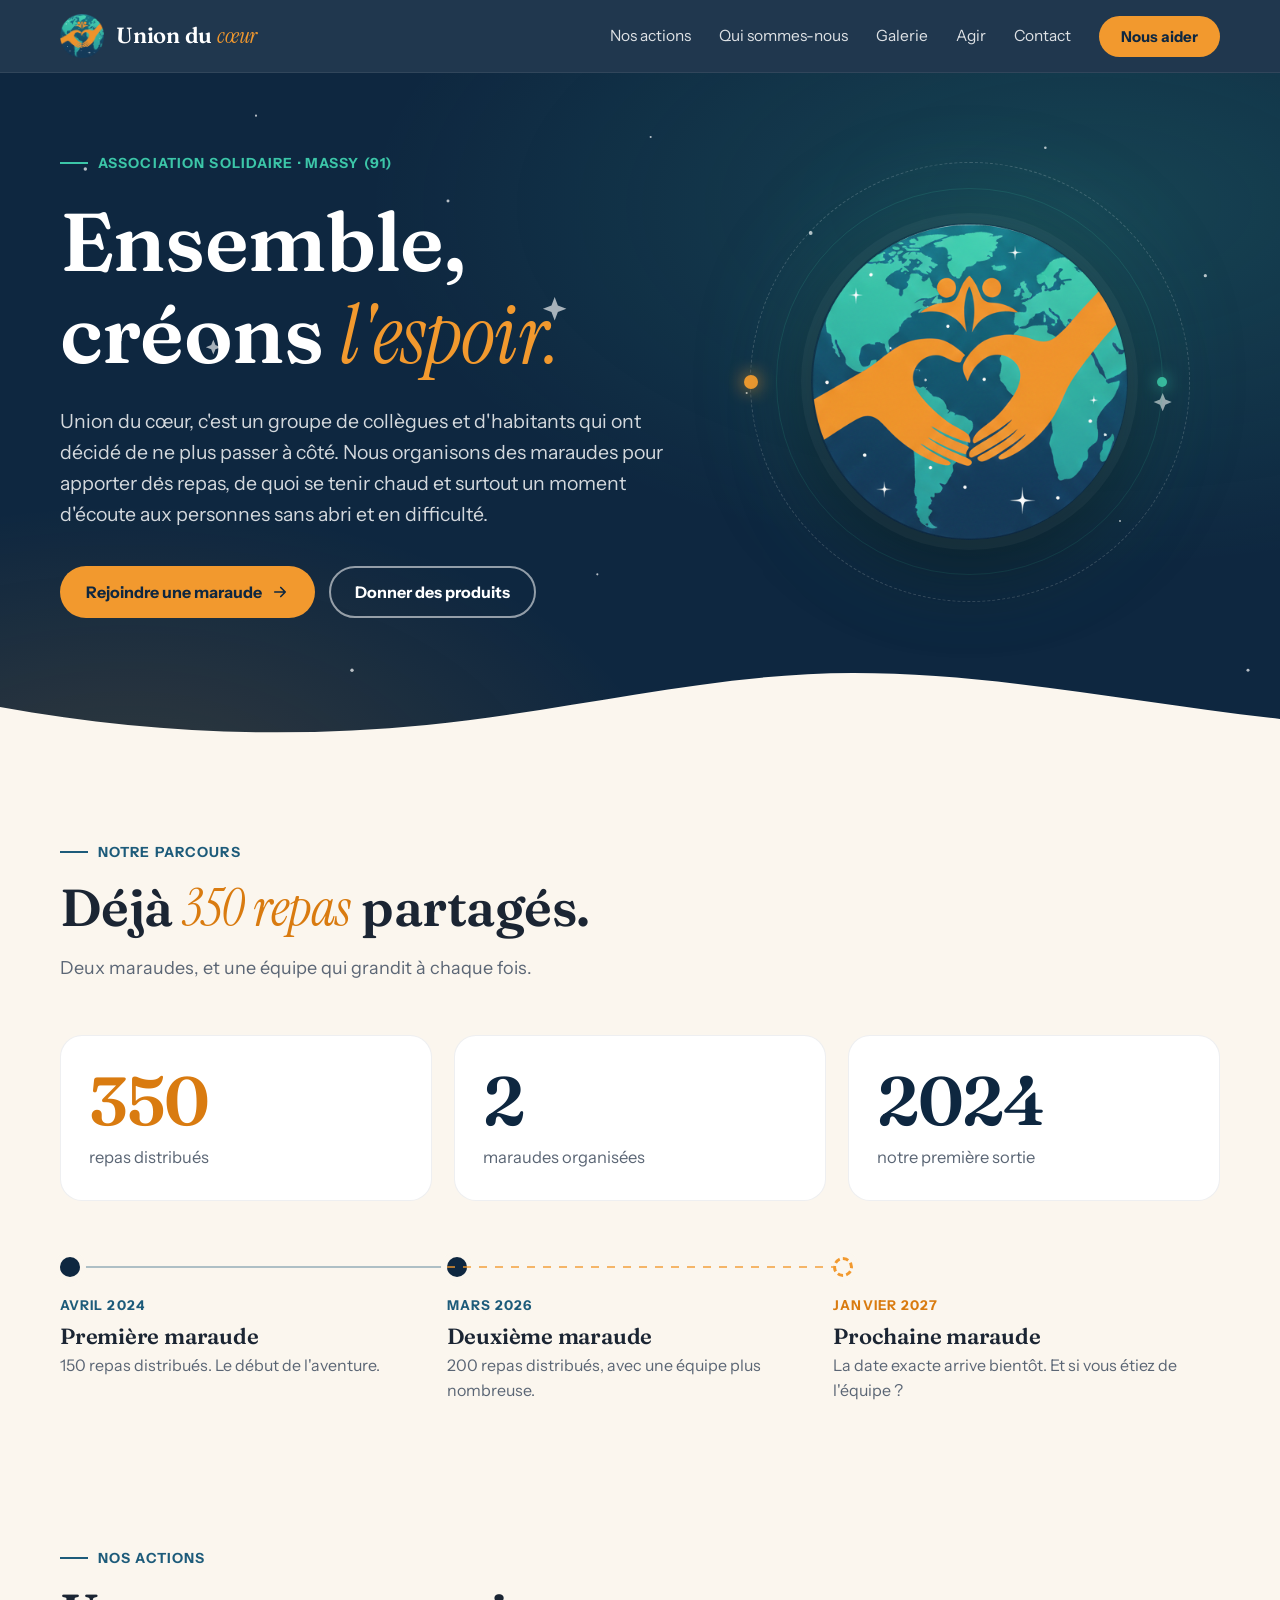
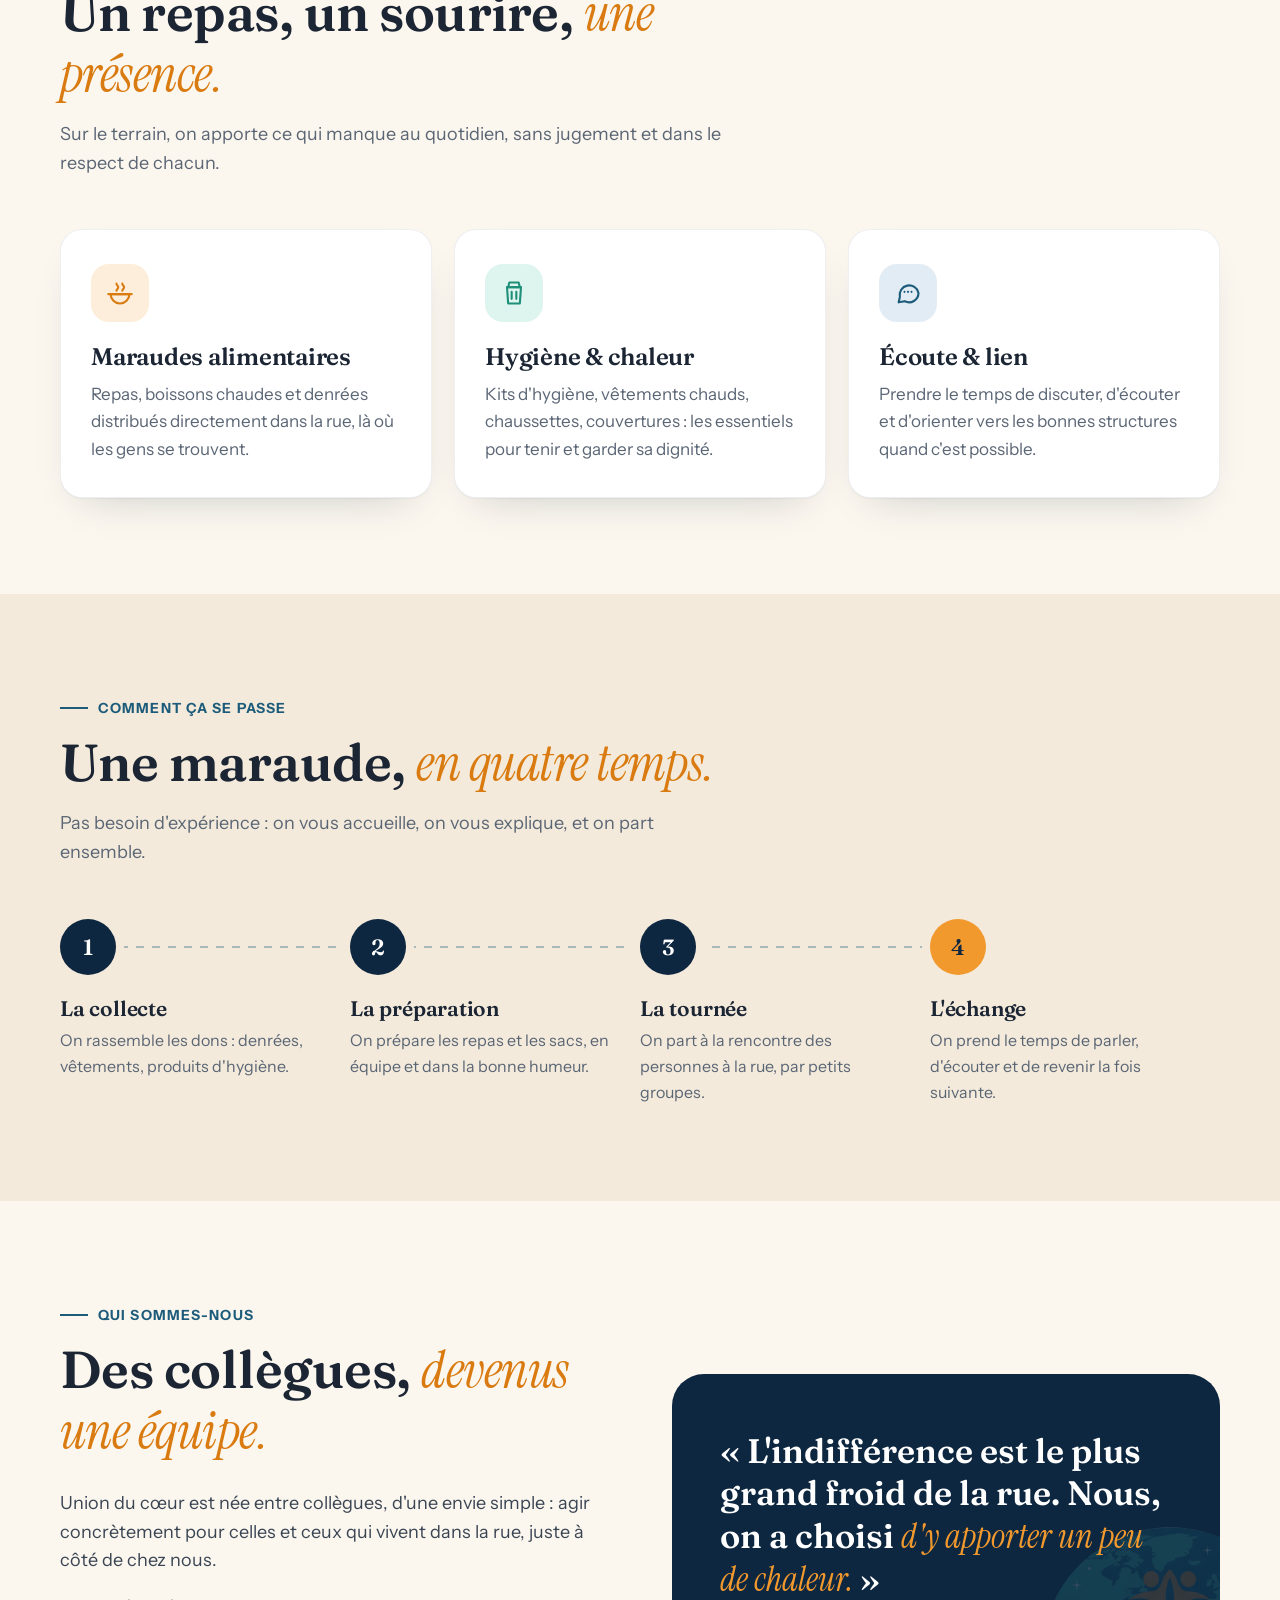
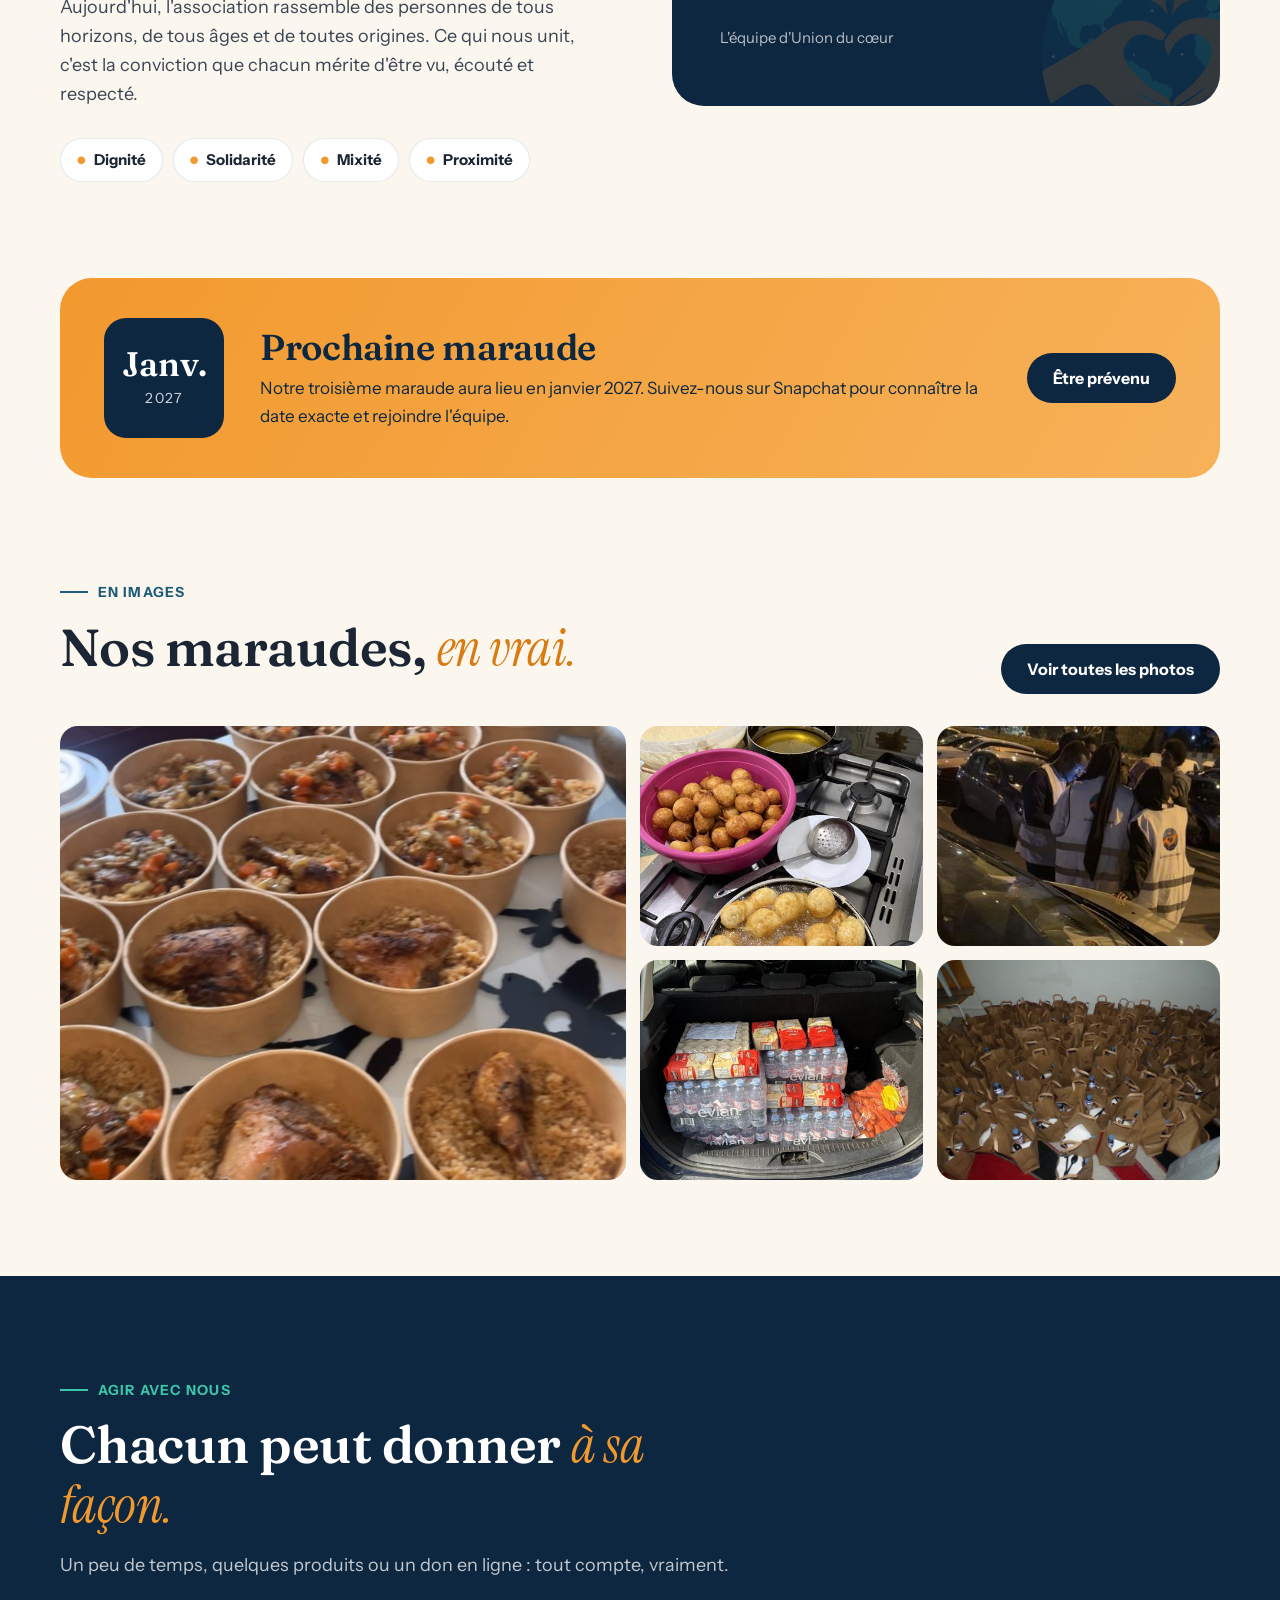
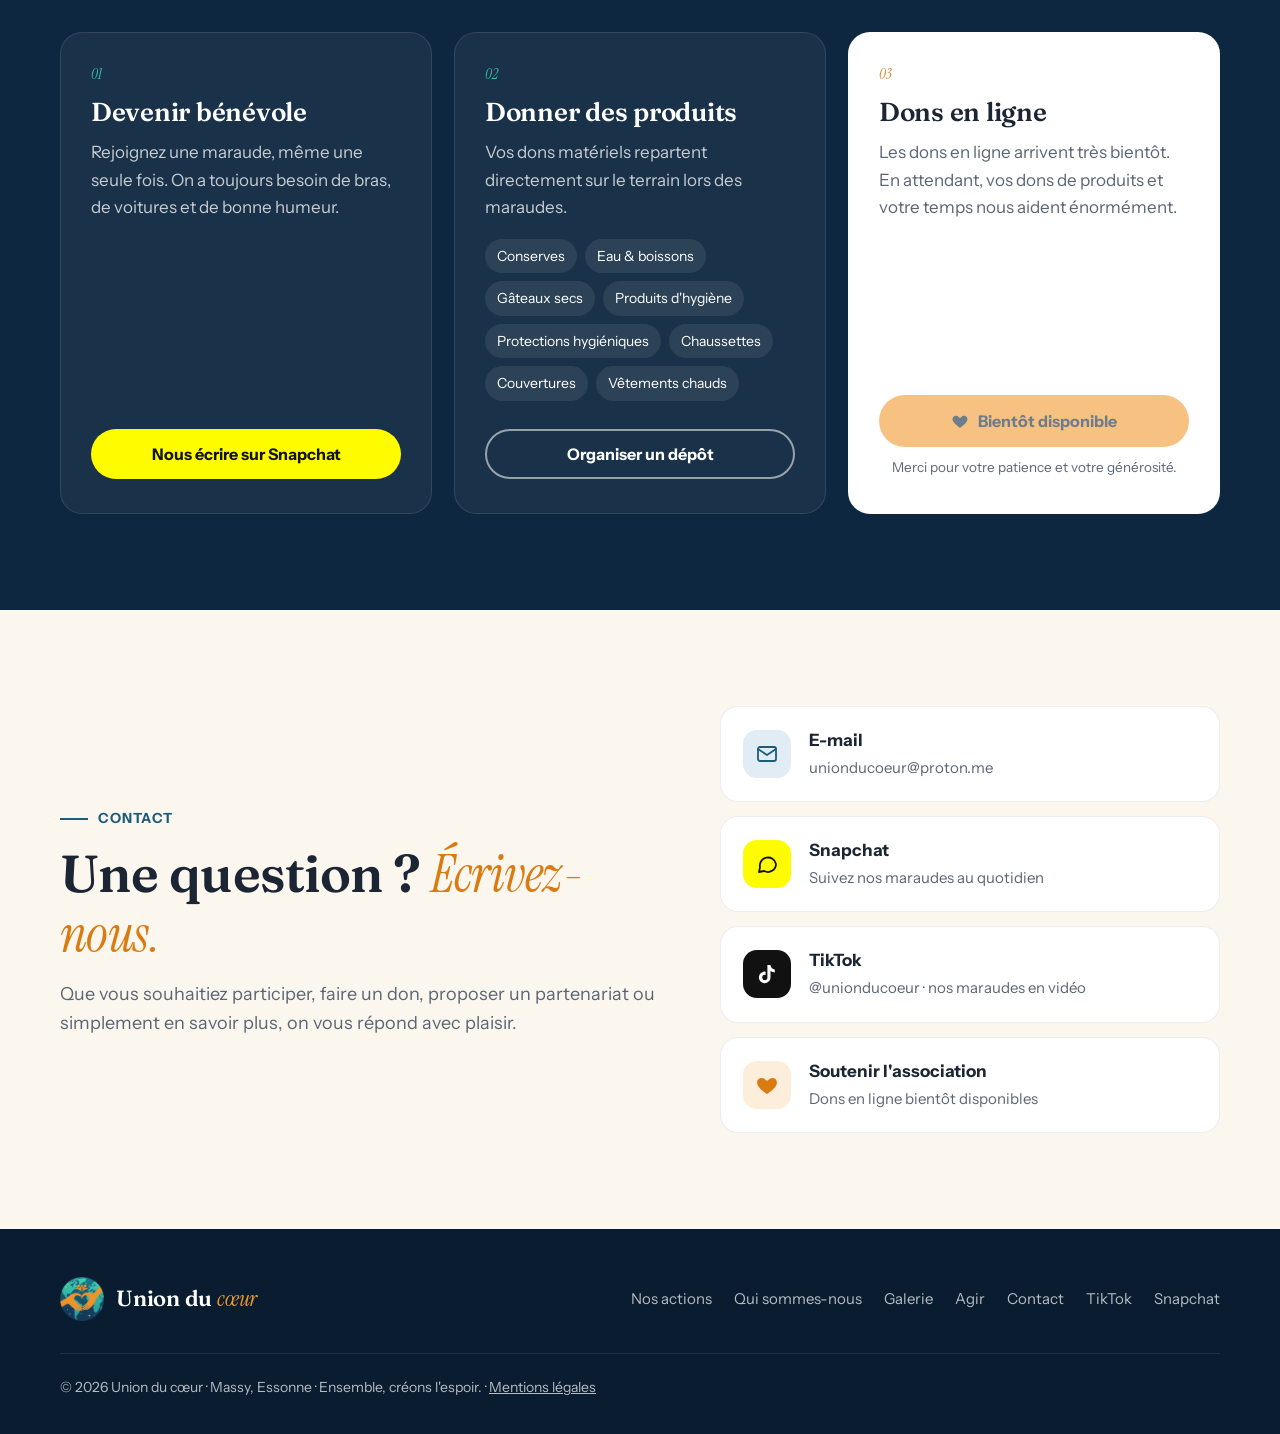
<file: index.html>
<!doctype html>
<html lang="fr">
<head>
  <meta charset="utf-8">
  <meta name="viewport" content="width=device-width, initial-scale=1">
  <title>Union du cœur · Association solidaire à Massy</title>
  <meta name="description" content="Union du cœur organise des maraudes à Massy et alentours : repas, produits d'hygiène, vêtements chauds et écoute pour les personnes sans abri et en difficulté. Rejoignez-nous ou faites un don.">
  <meta name="theme-color" content="#0e2740">

  <!-- Aperçu quand on partage le lien (Snap, WhatsApp, etc.) -->
  <meta property="og:title" content="Union du cœur · Ensemble, créons l'espoir">
  <meta property="og:description" content="Maraudes solidaires à Massy : repas, chaleur et écoute pour les personnes à la rue. Rejoignez-nous.">
  <meta property="og:image" content="https://unionducoeur.github.io/logo.png">
  <meta property="og:url" content="https://unionducoeur.github.io/">
  <meta property="og:type" content="website">
  <meta property="og:locale" content="fr_FR">

  <link rel="icon" type="image/png" href="favicon.png">
  <link rel="apple-touch-icon" href="apple-touch-icon.png">

  <link rel="preload" href="fonts/Fraunces-600.woff2" as="font" type="font/woff2" crossorigin>
  <link rel="stylesheet" href="fonts/fonts.css">

  <style>
    :root {
      --nuit: #0e2740;
      --nuit-2: #143657;
      --ocean: #1d5b7a;
      --menthe: #3cc6a8;
      --orange: #f2992e;
      --orange-fonce: #d97b10;
      --papier: #fbf6ee;
      --papier-2: #f3eadb;
      --encre: #1b2533;
      --gris: #5b6675;
      --blanc: #ffffff;
      --rayon: 22px;
      --serif: "Fraunces", Georgia, serif;
      --sans: "Instrument Sans", system-ui, -apple-system, "Segoe UI", sans-serif;
      --max: 1160px;
    }

    *, *::before, *::after { box-sizing: border-box; }
    html { scroll-behavior: smooth; scroll-padding-top: 84px; }
    body {
      margin: 0;
      font-family: var(--sans);
      font-size: 17px;
      line-height: 1.6;
      color: var(--encre);
      background: var(--papier);
      -webkit-font-smoothing: antialiased;
    }
    img { max-width: 100%; display: block; }
    a { color: inherit; }
    h1, h2, h3 { font-family: var(--serif); font-weight: 600; line-height: 1.12; margin: 0; letter-spacing: -0.01em; }
    p { margin: 0; }
    .wrap { width: min(var(--max), 100% - 32px); margin-inline: auto; }
    .sr-only { position: absolute; width: 1px; height: 1px; overflow: hidden; clip: rect(0 0 0 0); white-space: nowrap; }

    /* ---------- Boutons ---------- */
    .btn {
      display: inline-flex; align-items: center; gap: .55em;
      font: 600 16px/1 var(--sans);
      padding: 15px 24px; border-radius: 999px;
      text-decoration: none; border: 2px solid transparent;
      cursor: pointer; transition: transform .15s ease, background .2s ease, color .2s ease, border-color .2s ease;
    }
    .btn:hover { transform: translateY(-2px); }
    .btn:focus-visible { outline: 3px solid var(--menthe); outline-offset: 3px; }
    .btn-orange { background: var(--orange); color: var(--nuit); }
    .btn-orange:hover { background: #ffa940; }
    .btn-ligne { border-color: rgba(255,255,255,.55); color: var(--blanc); }
    .btn-ligne:hover { border-color: var(--blanc); background: rgba(255,255,255,.08); }
    .btn-nuit { background: var(--nuit); color: var(--blanc); }
    .btn-nuit:hover { background: var(--nuit-2); }
    .btn-snap { background: #fffc00; color: #111; }
    .btn svg { width: 18px; height: 18px; flex: none; }

    /* ---------- En-tête ---------- */
    .entete {
      position: sticky; top: 0; z-index: 50;
      background: rgba(14, 39, 64, .92);
      backdrop-filter: blur(10px); -webkit-backdrop-filter: blur(10px);
      color: var(--blanc);
      border-bottom: 1px solid rgba(255,255,255,.08);
    }
    .entete .wrap { display: flex; align-items: center; justify-content: space-between; height: 72px; gap: 16px; }
    .marque { display: flex; align-items: center; gap: 12px; text-decoration: none; }
    .marque img { width: 44px; height: 44px; }
    .marque span { font-family: var(--serif); font-size: 22px; font-weight: 600; letter-spacing: -0.01em; }
    .marque em { font-style: italic; color: var(--orange); font-weight: 400; }
    .menu { display: flex; align-items: center; gap: 28px; }
    .menu a:not(.btn) { text-decoration: none; font-weight: 500; font-size: 15.5px; opacity: .85; transition: opacity .2s; }
    .menu a:not(.btn):hover { opacity: 1; }
    .menu .btn { padding: 11px 20px; font-size: 15px; }
    .burger { display: none; background: none; border: 0; color: inherit; padding: 8px; cursor: pointer; }
    .burger svg { width: 28px; height: 28px; }

    @media (max-width: 860px) {
      .burger { display: block; }
      .menu {
        position: absolute; top: 72px; left: 0; right: 0;
        flex-direction: column; align-items: stretch; gap: 0;
        background: var(--nuit); padding: 8px 16px 20px;
        border-bottom: 1px solid rgba(255,255,255,.1);
        display: none;
      }
      .menu.ouvert { display: flex; }
      .menu a:not(.btn) { padding: 14px 4px; border-bottom: 1px solid rgba(255,255,255,.08); }
      .menu .btn { margin-top: 14px; justify-content: center; }
    }

    /* ---------- Hero ---------- */
    .hero {
      position: relative; overflow: hidden;
      background:
        radial-gradient(1200px 600px at 85% 20%, rgba(60,198,168,.18), transparent 60%),
        radial-gradient(900px 500px at 10% 110%, rgba(242,153,46,.16), transparent 60%),
        var(--nuit);
      color: var(--blanc);
      padding: 72px 0 120px;
    }
    .etoiles { position: absolute; inset: 0; pointer-events: none; opacity: .7; }
    .hero .wrap { position: relative; display: grid; grid-template-columns: 1.1fr .9fr; gap: 48px; align-items: center; }
    .surtitre {
      display: inline-flex; align-items: center; gap: 10px;
      font-size: 14px; font-weight: 600; letter-spacing: .08em; text-transform: uppercase;
      color: var(--menthe);
    }
    .surtitre::before { content: ""; width: 28px; height: 2px; background: currentColor; }
    .hero h1 { font-size: clamp(44px, 6.4vw, 82px); margin: 22px 0 24px; font-weight: 600; }
    .hero h1 em { font-style: italic; font-weight: 400; color: var(--orange); }
    .hero .intro { font-size: clamp(17px, 1.6vw, 19.5px); color: rgba(255,255,255,.82); max-width: 33em; }
    .hero .actions { display: flex; flex-wrap: wrap; gap: 14px; margin-top: 36px; }

    /* La petite planète et son orbite */
    .planete { position: relative; width: min(440px, 100%); aspect-ratio: 1; margin-inline: auto; }
    .planete img {
      position: absolute; inset: 14%; width: 72%; height: 72%;
      border-radius: 50%;
      box-shadow: 0 0 0 10px rgba(255,255,255,.04), 0 30px 80px rgba(0,0,0,.45), 0 0 120px rgba(60,198,168,.25);
      animation: flotte 7s ease-in-out infinite;
    }
    .orbite {
      position: absolute; inset: 0; border-radius: 50%;
      border: 1.5px dashed rgba(255,255,255,.18);
      animation: tourne 60s linear infinite;
    }
    .orbite.o2 { inset: 6%; border-style: solid; border-color: rgba(60,198,168,.15); animation-duration: 38s; animation-direction: reverse; }
    .orbite i {
      position: absolute; width: 14px; height: 14px; border-radius: 50%;
      background: var(--orange); box-shadow: 0 0 18px var(--orange);
      top: 50%; left: -7px; margin-top: -7px;
    }
    .orbite.o2 i { background: var(--menthe); box-shadow: 0 0 16px var(--menthe); width: 10px; height: 10px; left: auto; right: -5px; margin-top: -5px; }
    @keyframes tourne { to { transform: rotate(360deg); } }
    @keyframes flotte { 50% { transform: translateY(-10px); } }

    .vague { position: absolute; bottom: -1px; left: 0; width: 100%; height: 80px; color: var(--papier); }

    @media (max-width: 860px) {
      .hero { padding: 40px 0 100px; }
      .hero .wrap { grid-template-columns: 1fr; gap: 24px; }
      .planete { width: min(300px, 80%); order: -1; }
    }

    /* ---------- Sections ---------- */
    section { padding: 96px 0; }
    .entete-section { max-width: 680px; margin-bottom: 52px; }
    .entete-section .surtitre { color: var(--ocean); }
    .entete-section h2 { font-size: clamp(34px, 4.2vw, 52px); margin: 14px 0 16px; }
    .entete-section h2 em { font-style: italic; font-weight: 400; color: var(--orange-fonce); }
    .entete-section p { color: var(--gris); font-size: 18px; }
    @media (max-width: 860px) { section { padding: 72px 0; } }

    /* Parcours / chiffres */
    .parcours { padding-bottom: 40px; }
    .chiffres { display: grid; grid-template-columns: repeat(3, 1fr); gap: 22px; margin-bottom: 56px; }
    .chiffre { background: var(--blanc); border-radius: var(--rayon); padding: 30px 28px; border: 1px solid rgba(14,39,64,.07); }
    .chiffre b { display: block; font: 600 clamp(48px, 5.4vw, 68px)/1 var(--serif); color: var(--nuit); letter-spacing: -0.02em; }
    .chiffre:first-child b { color: var(--orange-fonce); }
    .chiffre span { display: block; margin-top: 10px; color: var(--gris); font-size: 16.5px; }
    .frise { list-style: none; margin: 0; padding: 0; display: grid; grid-template-columns: repeat(3, 1fr); position: relative; }
    .frise::before { content: ""; position: absolute; top: 9px; left: 10px; width: calc(33.33% - 10px); height: 2px; background: var(--ocean); opacity: .35; }
    .frise::after { content: ""; position: absolute; top: 9px; left: 33.33%; width: 33.33%; height: 2px;
      background: repeating-linear-gradient(90deg, var(--orange) 0 8px, transparent 8px 16px); opacity: .7; }
    .frise li { position: relative; padding: 34px 24px 0 0; }
    .frise li::before { content: ""; position: absolute; top: 0; left: 0; width: 20px; height: 20px; border-radius: 50%;
      background: var(--nuit); box-shadow: 0 0 0 6px var(--papier); }
    .frise li.avenir::before { background: var(--papier); border: 3px dashed var(--orange); }
    .frise .quand { font-size: 13.5px; font-weight: 600; letter-spacing: .08em; text-transform: uppercase; color: var(--ocean); }
    .frise li.avenir .quand { color: var(--orange-fonce); }
    .frise h3 { font-size: 22px; margin: 6px 0 4px; }
    .frise p { color: var(--gris); font-size: 16px; }
    @media (max-width: 760px) {
      .chiffres { grid-template-columns: 1fr; gap: 12px; margin-bottom: 44px; }
      .chiffre { display: flex; align-items: baseline; gap: 16px; padding: 22px 24px; }
      .chiffre span { margin: 0; }
      .frise { grid-template-columns: 1fr; gap: 26px; }
      .frise::before { top: 10px; bottom: 10px; left: 9px; width: 2px; height: auto; }
      .frise::after { display: none; }
      .frise li { padding: 0 0 0 44px; }
    }

    /* Actions */
    .cartes { display: grid; grid-template-columns: repeat(3, 1fr); gap: 22px; }
    .carte {
      background: var(--blanc); border-radius: var(--rayon); padding: 34px 30px;
      border: 1px solid rgba(14,39,64,.07);
      box-shadow: 0 1px 0 rgba(14,39,64,.04), 0 18px 40px -24px rgba(14,39,64,.25);
      transition: transform .25s ease, box-shadow .25s ease;
    }
    .carte:hover { transform: translateY(-4px); box-shadow: 0 1px 0 rgba(14,39,64,.04), 0 28px 50px -24px rgba(14,39,64,.35); }
    .icone {
      width: 58px; height: 58px; border-radius: 18px; display: grid; place-items: center;
      background: #fdeedb; color: var(--orange-fonce); margin-bottom: 22px;
    }
    .carte:nth-child(2) .icone { background: #ddf5ee; color: #1e8f78; }
    .carte:nth-child(3) .icone { background: #e2ecf4; color: var(--ocean); }
    .icone svg { width: 28px; height: 28px; }
    .carte h3 { font-size: 24px; margin-bottom: 10px; }
    .carte p { color: var(--gris); }
    @media (max-width: 860px) { .cartes { grid-template-columns: 1fr; } }

    /* Déroulé d'une maraude */
    .deroule { background: var(--papier-2); }
    .etapes { list-style: none; padding: 0; margin: 0; display: grid; grid-template-columns: repeat(4, 1fr); gap: 0; counter-reset: etape; position: relative; }
    .etapes::before {
      content: ""; position: absolute; top: 27px; left: 28px; right: calc(25% - 28px); height: 2px;
      background: repeating-linear-gradient(90deg, var(--ocean) 0 8px, transparent 8px 16px); opacity: .35;
    }
    .etapes li { position: relative; padding-right: 24px; counter-increment: etape; }
    .etapes li::before {
      content: counter(etape);
      display: grid; place-items: center; width: 56px; height: 56px; border-radius: 50%;
      background: var(--nuit); color: var(--blanc);
      font: 600 22px/1 var(--serif); margin-bottom: 22px; position: relative;
      box-shadow: 0 0 0 8px var(--papier-2);
    }
    .etapes li:last-child::before { background: var(--orange); color: var(--nuit); }
    .etapes h3 { font-size: 21px; margin-bottom: 8px; }
    .etapes p { color: var(--gris); font-size: 16px; }
    @media (max-width: 860px) {
      .etapes { grid-template-columns: 1fr; gap: 30px; }
      .etapes::before { top: 28px; bottom: 28px; left: 27px; right: auto; width: 2px; height: auto;
        background: repeating-linear-gradient(180deg, var(--ocean) 0 8px, transparent 8px 16px); }
      .etapes li { padding: 0 0 0 80px; min-height: 56px; }
      .etapes li::before { position: absolute; left: 0; top: 0; margin: 0; }
    }

    /* Qui sommes-nous */
    .apropos .wrap { display: grid; grid-template-columns: 1fr 1fr; gap: 64px; align-items: center; }
    .citation {
      position: relative; background: var(--nuit); color: var(--blanc); margin: 0;
      border-radius: 32px; padding: 56px 48px; overflow: hidden;
    }
    .citation::after {
      content: ""; position: absolute; width: 260px; height: 260px; right: -80px; bottom: -80px;
      border-radius: 50%; background: url("logo.png") center/cover; opacity: .16;
    }
    .citation blockquote { margin: 0; font-family: var(--serif); font-size: clamp(26px, 2.8vw, 34px); line-height: 1.25; position: relative; z-index: 1; }
    .citation blockquote em { color: var(--orange); }
    .citation p { margin-top: 24px; color: rgba(255,255,255,.7); font-size: 15px; position: relative; z-index: 1; }
    .texte-apropos p + p { margin-top: 18px; }
    .texte-apropos p { color: #3a4554; font-size: 18px; }
    .valeurs { display: flex; flex-wrap: wrap; gap: 10px; margin-top: 30px; }
    .valeurs span {
      padding: 9px 16px; border-radius: 999px; font-weight: 600; font-size: 15px;
      background: var(--blanc); border: 1px solid rgba(14,39,64,.1);
    }
    .valeurs span::before { content: "●"; color: var(--orange); margin-right: 8px; font-size: 10px; vertical-align: 2px; }
    @media (max-width: 860px) { .apropos .wrap { grid-template-columns: 1fr; gap: 40px; } .citation { padding: 40px 28px; } }

    /* Prochaine maraude */
    .rdv-zone { padding-top: 0; }
    .rdv {
      display: grid; grid-template-columns: auto 1fr auto; gap: 36px; align-items: center;
      background: linear-gradient(120deg, var(--orange) 0%, #f7b25a 100%);
      color: var(--nuit); border-radius: 32px; padding: 40px 44px;
    }
    .rdv .date {
      background: var(--nuit); color: var(--blanc); border-radius: 22px;
      width: 120px; height: 120px; display: grid; place-content: center; text-align: center;
    }
    .rdv .date b { display: block; font: 700 34px/1 var(--serif); margin-bottom: 6px; }
    .rdv .date small { font-size: 14px; text-transform: uppercase; letter-spacing: .1em; opacity: .8; }
    .rdv h2 { font-size: clamp(26px, 3vw, 36px); margin-bottom: 8px; }
    .rdv p { font-size: 17px; }
    @media (max-width: 860px) { .rdv { grid-template-columns: 1fr; text-align: left; padding: 32px 26px; gap: 22px; } .rdv .btn { justify-content: center; } }


    /* Aperçu galerie */
    .apercu { padding-top: 0; }
    .apercu .tete-apercu { display: flex; flex-wrap: wrap; justify-content: space-between; align-items: flex-end; gap: 20px; margin-bottom: 32px; }
    .apercu .entete-section { margin-bottom: 0; }
    .mosaique { display: grid; grid-template-columns: 2fr 1fr 1fr; grid-template-rows: 220px 220px; gap: 14px; }
    .mosaique a { border-radius: 18px; overflow: hidden; display: block; background: var(--papier-2); }
    .mosaique a:first-child { grid-row: span 2; }
    .mosaique img { width: 100%; height: 100%; object-fit: cover; transition: transform .4s ease; }
    .mosaique a:hover img { transform: scale(1.05); }
    @media (max-width: 760px) {
      .mosaique { grid-template-columns: 1fr 1fr; grid-template-rows: 200px 140px 140px; }
      .mosaique a:first-child { grid-column: span 2; grid-row: auto; }
    }

    /* Agir */
    .agir { background: var(--nuit); color: var(--blanc); position: relative; overflow: hidden; }
    .agir .entete-section .surtitre { color: var(--menthe); }
    .agir .entete-section p { color: rgba(255,255,255,.75); }
    .agir .entete-section h2 em { color: var(--orange); }
    .options { display: grid; grid-template-columns: repeat(3, 1fr); gap: 22px; }
    .option {
      background: rgba(255,255,255,.05); border: 1px solid rgba(255,255,255,.1);
      border-radius: var(--rayon); padding: 34px 30px; display: flex; flex-direction: column;
    }
    .option.vedette { background: var(--blanc); color: var(--encre); border-color: transparent; }
    .option .num { font: italic 400 15px/1 var(--serif); color: var(--menthe); margin-bottom: 16px; }
    .option.vedette .num { color: var(--orange-fonce); }
    .option h3 { font-size: 26px; margin-bottom: 12px; }
    .option > p { color: rgba(255,255,255,.75); }
    .option.vedette > p { color: var(--gris); }
    .option ul { list-style: none; padding: 0; margin: 18px 0 0; display: flex; flex-wrap: wrap; gap: 8px; }
    .option li { font-size: 14px; padding: 6px 12px; border-radius: 999px; background: rgba(255,255,255,.08); }
    .option .bas { margin-top: auto; padding-top: 28px; display: flex; flex-direction: column; gap: 10px; }
    .option .bas .btn { justify-content: center; }
    .option .note { font-size: 13.5px; color: var(--gris); text-align: center; }
    @media (max-width: 960px) { .options { grid-template-columns: 1fr; } }

    /* Contact */
    .contact .wrap { display: grid; grid-template-columns: 1.1fr .9fr; gap: 48px; align-items: center; }
    .contact h2 { font-size: clamp(34px, 4.2vw, 52px); margin: 14px 0 16px; }
    .contact h2 em { font-style: italic; font-weight: 400; color: var(--orange-fonce); }
    .contact .surtitre { color: var(--ocean); }
    .contact p { color: var(--gris); font-size: 18px; }
    .canaux { display: grid; gap: 14px; }
    .canal {
      display: flex; align-items: center; gap: 18px; text-decoration: none;
      background: var(--blanc); border-radius: 18px; padding: 20px 22px;
      border: 1px solid rgba(14,39,64,.08); transition: transform .2s, border-color .2s;
    }
    .canal:hover { transform: translateX(4px); border-color: var(--orange); }
    .canal .ic { width: 48px; height: 48px; border-radius: 14px; display: grid; place-items: center; flex: none; }
    .canal .ic svg { width: 24px; height: 24px; }
    .canal b { display: block; font-size: 17px; }
    .canal small { color: var(--gris); font-size: 15px; word-break: break-all; }
    @media (max-width: 860px) { .contact .wrap { grid-template-columns: 1fr; } }

    /* Pied de page */
    .pied { background: #0a1d30; color: rgba(255,255,255,.7); padding: 48px 0 36px; font-size: 15px; }
    .pied .wrap { display: flex; flex-wrap: wrap; justify-content: space-between; gap: 24px; align-items: center; }
    .pied .marque { color: var(--blanc); }
    .pied nav { display: flex; flex-wrap: wrap; gap: 22px; }
    .pied nav a { text-decoration: none; }
    .pied nav a:hover { color: var(--blanc); }
    .pied .bas { width: 100%; border-top: 1px solid rgba(255,255,255,.08); padding-top: 22px; margin-top: 8px; font-size: 14px; }

    /* Message "lien bientôt disponible" */
    .toast {
      position: fixed; left: 50%; bottom: 24px; transform: translate(-50%, 20px);
      background: var(--nuit); color: var(--blanc); padding: 14px 22px; border-radius: 14px;
      box-shadow: 0 12px 40px rgba(0,0,0,.3); font-size: 15px; opacity: 0; pointer-events: none;
      transition: opacity .25s, transform .25s; z-index: 100; max-width: calc(100% - 32px); text-align: center;
    }
    .toast.visible { opacity: 1; transform: translate(-50%, 0); }

    /* Apparition au défilement */
    .apparait { opacity: 0; transform: translateY(24px); transition: opacity .7s ease, transform .7s ease; }
    .apparait.vu { opacity: 1; transform: none; }

    @media (prefers-reduced-motion: reduce) {
      html { scroll-behavior: auto; }
      .orbite, .planete img { animation: none; }
      .apparait { opacity: 1; transform: none; transition: none; }
      .btn, .carte, .canal { transition: none; }
    }
  </style>
</head>
<body>

  <!-- =========================================================
       PARAMÈTRES À MODIFIER (une seule fois)
       Remplace les 3 liens ci-dessous dans tout le fichier
       avec Ctrl+F / Cmd+F :
       - t2a_940  → ton pseudo Snapchat
       - Dons en ligne : à rebrancher (HelloAsso) une fois l'asso déclarée
       - unionducoeur@proton.me (déjà rempli)
       ========================================================= -->

  <header class="entete">
    <div class="wrap">
      <a class="marque" href="#accueil" aria-label="Union du cœur, retour à l'accueil">
        <img src="logo.png" alt="" width="44" height="44">
        <span>Union du <em>cœur</em></span>
      </a>
      <button class="burger" aria-label="Ouvrir le menu" aria-expanded="false" aria-controls="menu">
        <svg viewBox="0 0 24 24" fill="none" stroke="currentColor" stroke-width="2" stroke-linecap="round"><path d="M4 7h16M4 12h16M4 17h16"/></svg>
      </button>
      <nav class="menu" id="menu" aria-label="Navigation principale">
        <a href="#actions">Nos actions</a>
        <a href="#apropos">Qui sommes-nous</a>
        <a href="galerie.html">Galerie</a>
        <a href="#agir">Agir</a>
        <a href="#contact">Contact</a>
        <a class="btn btn-orange" href="#agir">Nous aider</a>
      </nav>
    </div>
  </header>

  <main id="accueil">

    <!-- ================= HERO ================= -->
    <section class="hero">
      <svg class="etoiles" aria-hidden="true" viewBox="0 0 1200 700" preserveAspectRatio="xMidYMid slice">
        <g fill="#fff">
          <circle cx="80" cy="90" r="1.6"/><circle cx="240" cy="40" r="1"/><circle cx="420" cy="120" r="1.4"/>
          <circle cx="610" cy="60" r="1"/><circle cx="760" cy="150" r="1.8"/><circle cx="980" cy="70" r="1.2"/>
          <circle cx="1130" cy="190" r="1.5"/><circle cx="1050" cy="420" r="1"/><circle cx="150" cy="380" r="1.2"/>
          <circle cx="330" cy="560" r="1.6"/><circle cx="560" cy="470" r="1"/><circle cx="880" cy="600" r="1.3"/>
          <circle cx="40" cy="620" r="1"/><circle cx="700" cy="300" r="1"/><circle cx="1170" cy="560" r="1.4"/>
        </g>
        <g fill="#fff" opacity=".9">
          <path d="M520 210l3 8 8 3-8 3-3 8-3-8-8-3 8-3z"/>
          <path d="M1090 300l2.5 6 6 2.5-6 2.5-2.5 6-2.5-6-6-2.5 6-2.5z"/>
          <path d="M200 250l2 5 5 2-5 2-2 5-2-5-5-2 5-2z"/>
        </g>
      </svg>

      <div class="wrap">
        <div>
          <span class="surtitre">Association solidaire · Massy (91)</span>
          <h1>Ensemble, créons <em>l'espoir.</em></h1>
          <p class="intro">
            Union du cœur, c'est un groupe de collègues et d'habitants qui ont décidé de ne plus passer à côté.
            Nous organisons des maraudes pour apporter des repas, de quoi se tenir chaud et surtout un moment d'écoute
            aux personnes sans abri et en difficulté.
          </p>
          <div class="actions">
            <a class="btn btn-orange" href="#agir">
              Rejoindre une maraude
              <svg viewBox="0 0 24 24" fill="none" stroke="currentColor" stroke-width="2.2" stroke-linecap="round" stroke-linejoin="round"><path d="M5 12h14M13 6l6 6-6 6"/></svg>
            </a>
            <a class="btn btn-ligne" href="#agir">Donner des produits</a>
          </div>
        </div>

        <div class="planete" aria-hidden="true">
          <div class="orbite"><i></i></div>
          <div class="orbite o2"><i></i></div>
          <img src="logo.png" alt="">
        </div>
      </div>

      <svg class="vague" viewBox="0 0 1440 80" preserveAspectRatio="none" aria-hidden="true">
        <path fill="currentColor" d="M0 48c160 26 320 32 480 18S800 14 960 14s320 30 480 46v20H0z"/>
      </svg>
    </section>

    <!-- ================= NOTRE PARCOURS =================
         À MODIFIER après chaque maraude : les chiffres et la frise.
    ==================================================== -->
    <section class="parcours">
      <div class="wrap">
        <div class="entete-section apparait">
          <span class="surtitre">Notre parcours</span>
          <h2>Déjà <em>350 repas</em> partagés.</h2>
          <p>Deux maraudes, et une équipe qui grandit à chaque fois.</p>
        </div>

        <div class="chiffres">
          <div class="chiffre apparait"><b>350</b><span>repas distribués</span></div>
          <div class="chiffre apparait"><b>2</b><span>maraudes organisées</span></div>
          <div class="chiffre apparait"><b>2024</b><span>notre première sortie</span></div>
        </div>

        <ol class="frise">
          <li class="apparait">
            <span class="quand">Avril 2024</span>
            <h3>Première maraude</h3>
            <p>150 repas distribués. Le début de l'aventure.</p>
          </li>
          <li class="apparait">
            <span class="quand">Mars 2026</span>
            <h3>Deuxième maraude</h3>
            <p>200 repas distribués, avec une équipe plus nombreuse.</p>
          </li>
          <li class="avenir apparait">
            <span class="quand">Janvier 2027</span>
            <h3>Prochaine maraude</h3>
            <p>La date exacte arrive bientôt. Et si vous étiez de l'équipe ?</p>
          </li>
        </ol>
      </div>
    </section>

    <!-- ================= NOS ACTIONS ================= -->
    <section id="actions">
      <div class="wrap">
        <div class="entete-section apparait">
          <span class="surtitre">Nos actions</span>
          <h2>Un repas, un sourire, <em>une présence.</em></h2>
          <p>Sur le terrain, on apporte ce qui manque au quotidien, sans jugement et dans le respect de chacun.</p>
        </div>

        <div class="cartes">
          <article class="carte apparait">
            <div class="icone">
              <svg viewBox="0 0 24 24" fill="none" stroke="currentColor" stroke-width="1.8" stroke-linecap="round" stroke-linejoin="round"><path d="M4 13h16a8 8 0 0 1-16 0z"/><path d="M2 13h20"/><path d="M9 4c0 1.5 1.5 1.5 1.5 3S9 8.5 9 10M14 4c0 1.5 1.5 1.5 1.5 3S14 8.5 14 10"/></svg>
            </div>
            <h3>Maraudes alimentaires</h3>
            <p>Repas, boissons chaudes et denrées distribués directement dans la rue, là où les gens se trouvent.</p>
          </article>

          <article class="carte apparait">
            <div class="icone">
              <svg viewBox="0 0 24 24" fill="none" stroke="currentColor" stroke-width="1.8" stroke-linecap="round" stroke-linejoin="round"><path d="M8 3h8l1 4H7z"/><path d="M6 7h12l-1 14H7z"/><path d="M10 11v6M14 11v6"/></svg>
            </div>
            <h3>Hygiène & chaleur</h3>
            <p>Kits d'hygiène, vêtements chauds, chaussettes, couvertures : les essentiels pour tenir et garder sa dignité.</p>
          </article>

          <article class="carte apparait">
            <div class="icone">
              <svg viewBox="0 0 24 24" fill="none" stroke="currentColor" stroke-width="1.8" stroke-linecap="round" stroke-linejoin="round"><path d="M21 12a8 8 0 0 1-11.8 7L4 20l1-4.6A8 8 0 1 1 21 12z"/><path d="M9 11h.01M12 11h.01M15 11h.01"/></svg>
            </div>
            <h3>Écoute & lien</h3>
            <p>Prendre le temps de discuter, d'écouter et d'orienter vers les bonnes structures quand c'est possible.</p>
          </article>
        </div>
      </div>
    </section>

    <!-- ================= DÉROULÉ ================= -->
    <section class="deroule">
      <div class="wrap">
        <div class="entete-section apparait">
          <span class="surtitre">Comment ça se passe</span>
          <h2>Une maraude, <em>en quatre temps.</em></h2>
          <p>Pas besoin d'expérience : on vous accueille, on vous explique, et on part ensemble.</p>
        </div>

        <ol class="etapes">
          <li class="apparait">
            <h3>La collecte</h3>
            <p>On rassemble les dons : denrées, vêtements, produits d'hygiène.</p>
          </li>
          <li class="apparait">
            <h3>La préparation</h3>
            <p>On prépare les repas et les sacs, en équipe et dans la bonne humeur.</p>
          </li>
          <li class="apparait">
            <h3>La tournée</h3>
            <p>On part à la rencontre des personnes à la rue, par petits groupes.</p>
          </li>
          <li class="apparait">
            <h3>L'échange</h3>
            <p>On prend le temps de parler, d'écouter et de revenir la fois suivante.</p>
          </li>
        </ol>
      </div>
    </section>

    <!-- ================= QUI SOMMES-NOUS ================= -->
    <section class="apropos" id="apropos">
      <div class="wrap">
        <div class="texte-apropos apparait">
          <div class="entete-section" style="margin-bottom:28px">
            <span class="surtitre">Qui sommes-nous</span>
            <h2>Des collègues, <em>devenus une équipe.</em></h2>
          </div>
          <p>
            Union du cœur est née entre collègues, d'une envie simple : agir concrètement pour celles et ceux
            qui vivent dans la rue, juste à côté de chez nous.
          </p>
          <p>
            Aujourd'hui, l'association rassemble des personnes de tous horizons, de tous âges et de toutes origines.
            Ce qui nous unit, c'est la conviction que chacun mérite d'être vu, écouté et respecté.
          </p>
          <div class="valeurs">
            <span>Dignité</span>
            <span>Solidarité</span>
            <span>Mixité</span>
            <span>Proximité</span>
          </div>
        </div>

        <figure class="citation apparait">
          <blockquote>« L'indifférence est le plus grand froid de la rue. Nous, on a choisi <em>d'y apporter un peu de chaleur.</em> »</blockquote>
          <p>L'équipe d'Union du cœur</p>
        </figure>
      </div>
    </section>

    <!-- ================= PROCHAINE MARAUDE =================
         À MODIFIER avant chaque maraude : le jour, le mois,
         la phrase de description.
    ======================================================= -->
    <section class="rdv-zone">
      <div class="wrap">
        <div class="rdv apparait">
          <div class="date">
            <b>Janv.</b>
            <small>2027</small>
          </div>
          <div>
            <h2>Prochaine maraude</h2>
            <p>Notre troisième maraude aura lieu en janvier 2027. Suivez-nous sur Snapchat pour connaître la date exacte et rejoindre l'équipe.</p>
          </div>
          <a class="btn btn-nuit" href="https://www.snapchat.com/add/t2a_940" target="_blank" rel="noopener" data-lien="snap">Être prévenu</a>
        </div>
      </div>
    </section>

    <!-- ================= GALERIE (aperçu) ================= -->
    <section class="apercu">
      <div class="wrap">
        <div class="tete-apercu apparait">
          <div class="entete-section">
            <span class="surtitre">En images</span>
            <h2>Nos maraudes, <em>en vrai.</em></h2>
          </div>
          <a class="btn btn-nuit" href="galerie.html">Voir toutes les photos</a>
        </div>
        <div class="mosaique apparait">
          <a href="galerie.html" aria-label="Voir la galerie"><img src="photos/plats.jpg" alt="Les repas maison préparés par l'équipe" loading="lazy"></a>
          <a href="galerie.html" aria-label="Voir la galerie"><img src="photos/beignets-mini.jpg" alt="Préparation des beignets maison" loading="lazy"></a>
          <a href="galerie.html" aria-label="Voir la galerie"><img style="object-position:center 25%" src="photos/maraude-massy-mini.jpg" alt="L'équipe sur le terrain à Massy" loading="lazy"></a>
          <a href="galerie.html" aria-label="Voir la galerie"><img src="photos/courses-1-mini.jpg" alt="Les courses pour la maraude" loading="lazy"></a>
          <a href="galerie.html" aria-label="Voir la galerie"><img src="photos/sacs-1-mini.jpg" alt="Les sacs repas prêts à partir" loading="lazy"></a>
        </div>
      </div>
    </section>

    <!-- ================= AGIR ================= -->
    <section class="agir" id="agir">
      <div class="wrap">
        <div class="entete-section apparait">
          <span class="surtitre">Agir avec nous</span>
          <h2>Chacun peut donner <em>à sa façon.</em></h2>
          <p>Un peu de temps, quelques produits ou un don en ligne : tout compte, vraiment.</p>
        </div>

        <div class="options">
          <div class="option apparait">
            <span class="num">01</span>
            <h3>Devenir bénévole</h3>
            <p>Rejoignez une maraude, même une seule fois. On a toujours besoin de bras, de voitures et de bonne humeur.</p>
            <div class="bas">
              <a class="btn btn-snap" href="https://www.snapchat.com/add/t2a_940" target="_blank" rel="noopener" data-lien="snap">Nous écrire sur Snapchat</a>
            </div>
          </div>

          <div class="option apparait">
            <span class="num">02</span>
            <h3>Donner des produits</h3>
            <p>Vos dons matériels repartent directement sur le terrain lors des maraudes.</p>
            <ul>
              <li>Conserves</li>
              <li>Eau & boissons</li>
              <li>Gâteaux secs</li>
              <li>Produits d'hygiène</li>
              <li>Protections hygiéniques</li>
              <li>Chaussettes</li>
              <li>Couvertures</li>
              <li>Vêtements chauds</li>
            </ul>
            <div class="bas">
              <a class="btn btn-ligne" href="#contact">Organiser un dépôt</a>
            </div>
          </div>

          <div class="option vedette apparait">
            <span class="num">03</span>
            <h3>Dons en ligne</h3>
            <p>Les dons en ligne arrivent très bientôt. En attendant, vos dons de produits et votre temps nous aident énormément.</p>
            <div class="bas">
              <span class="btn btn-orange" aria-disabled="true" style="opacity:.6;cursor:default;transform:none">
                <svg viewBox="0 0 24 24" fill="currentColor" aria-hidden="true"><path d="M12 21s-7.5-4.6-9.5-9.3C1.1 8.3 3.2 5 6.6 5c2 0 3.5 1.1 4.4 2.6h2C13.9 6.1 15.4 5 17.4 5c3.4 0 5.5 3.3 4.1 6.7C19.5 16.4 12 21 12 21z"/></svg>
                Bientôt disponible
              </span>
              <span class="note">Merci pour votre patience et votre générosité.</span>
            </div>
          </div>
        </div>
      </div>
    </section>

    <!-- ================= CONTACT ================= -->
    <section class="contact" id="contact">
      <div class="wrap">
        <div class="apparait">
          <span class="surtitre">Contact</span>
          <h2>Une question ? <em>Écrivez-nous.</em></h2>
          <p>Que vous souhaitiez participer, faire un don, proposer un partenariat ou simplement en savoir plus, on vous répond avec plaisir.</p>
        </div>

        <div class="canaux apparait">
          <a class="canal" href="mailto:unionducoeur@proton.me">
            <span class="ic" style="background:#e2ecf4;color:var(--ocean)">
              <svg viewBox="0 0 24 24" fill="none" stroke="currentColor" stroke-width="1.8" stroke-linecap="round" stroke-linejoin="round"><rect x="3" y="5" width="18" height="14" rx="2"/><path d="m3 7 9 6 9-6"/></svg>
            </span>
            <span><b>E-mail</b><small>unionducoeur@proton.me</small></span>
          </a>
          <a class="canal" href="https://www.snapchat.com/add/t2a_940" target="_blank" rel="noopener" data-lien="snap">
            <span class="ic" style="background:#fffc00;color:#111">
              <svg viewBox="0 0 24 24" fill="none" stroke="currentColor" stroke-width="1.8" stroke-linecap="round" stroke-linejoin="round"><path d="M21 12a8 8 0 0 1-11.8 7L4 20l1-4.6A8 8 0 1 1 21 12z"/></svg>
            </span>
            <span><b>Snapchat</b><small>Suivez nos maraudes au quotidien</small></span>
          </a>
          <a class="canal" href="https://www.tiktok.com/@unionducoeur" target="_blank" rel="noopener">
            <span class="ic" style="background:#111;color:#fff">
              <svg viewBox="0 0 24 24" fill="currentColor" aria-hidden="true"><path d="M16.6 5.8A4.3 4.3 0 0 1 15.5 3h-3.1v12.4a2.6 2.6 0 1 1-2.6-2.6c.3 0 .5 0 .8.1V9.7a5.8 5.8 0 1 0 4.9 5.7V9.1a7.4 7.4 0 0 0 4.3 1.4V7.4a4.3 4.3 0 0 1-3.2-1.6z"/></svg>
            </span>
            <span><b>TikTok</b><small>@unionducoeur · nos maraudes en vidéo</small></span>
          </a>
          <a class="canal" href="#agir">
            <span class="ic" style="background:#fdeedb;color:var(--orange-fonce)">
              <svg viewBox="0 0 24 24" fill="currentColor"><path d="M12 21s-7.5-4.6-9.5-9.3C1.1 8.3 3.2 5 6.6 5c2 0 3.5 1.1 4.4 2.6h2C13.9 6.1 15.4 5 17.4 5c3.4 0 5.5 3.3 4.1 6.7C19.5 16.4 12 21 12 21z"/></svg>
            </span>
            <span><b>Soutenir l'association</b><small>Dons en ligne bientôt disponibles</small></span>
          </a>
        </div>
      </div>
    </section>
  </main>

  <footer class="pied">
    <div class="wrap">
      <a class="marque" href="#accueil">
        <img src="logo.png" alt="" width="44" height="44">
        <span>Union du <em>cœur</em></span>
      </a>
      <nav aria-label="Liens du pied de page">
        <a href="#actions">Nos actions</a>
        <a href="#apropos">Qui sommes-nous</a>
        <a href="galerie.html">Galerie</a>
        <a href="#agir">Agir</a>
        <a href="#contact">Contact</a>
        <a href="https://www.tiktok.com/@unionducoeur" target="_blank" rel="noopener">TikTok</a>
        <a href="https://www.snapchat.com/add/t2a_940" target="_blank" rel="noopener">Snapchat</a>
      </nav>
      <div class="bas">© <span id="annee">2026</span> Union du cœur · Massy, Essonne · Ensemble, créons l'espoir. · <a href="mentions-legales.html">Mentions légales</a></div>
    </div>
  </footer>

  <div class="toast" role="status" aria-live="polite"></div>

  <script>
    // Menu mobile
    const burger = document.querySelector('.burger');
    const menu = document.getElementById('menu');
    burger.addEventListener('click', () => {
      const ouvert = menu.classList.toggle('ouvert');
      burger.setAttribute('aria-expanded', ouvert);
    });
    menu.querySelectorAll('a').forEach(a => a.addEventListener('click', () => {
      menu.classList.remove('ouvert');
      burger.setAttribute('aria-expanded', 'false');
    }));

    // Année automatique dans le pied de page
    document.getElementById('annee').textContent = new Date().getFullYear();

    // Apparition douce des blocs au défilement
    const elements = document.querySelectorAll('.apparait');
    if ('IntersectionObserver' in window) {
      const obs = new IntersectionObserver(entrees => {
        entrees.forEach(en => { if (en.isIntersecting) { en.target.classList.add('vu'); obs.unobserve(en.target); } });
      }, { threshold: 0.12, rootMargin: '0px 0px -40px 0px' });
      elements.forEach(el => obs.observe(el));
    } else {
      elements.forEach(el => el.classList.add('vu'));
    }
  </script>
</body>
</html>
</file>
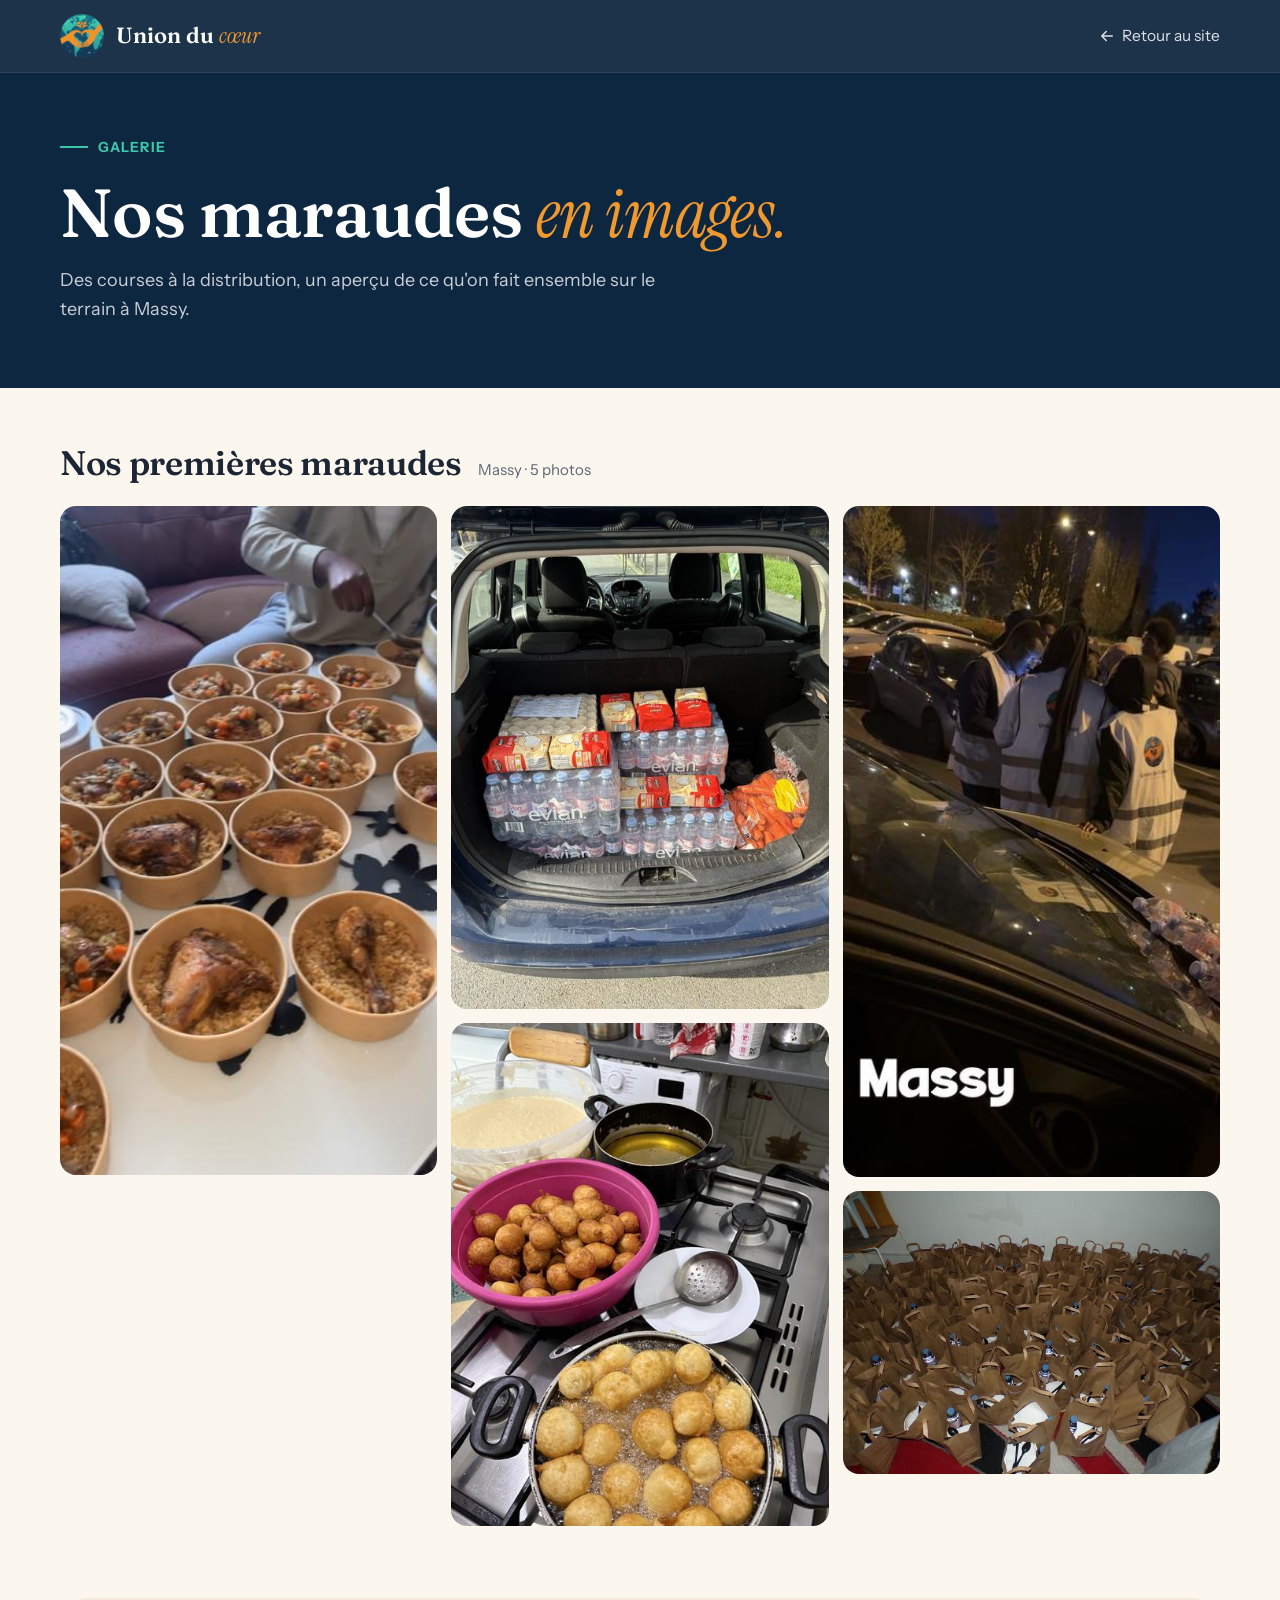
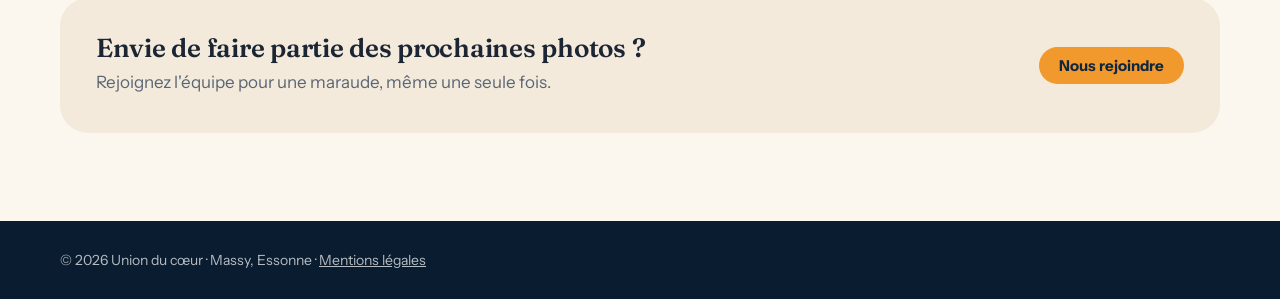
<file: galerie.html>
<!doctype html>
<html lang="fr">
<head>
  <meta charset="utf-8">
  <meta name="viewport" content="width=device-width, initial-scale=1">
  <title>Galerie · Union du cœur</title>
  <meta name="description" content="Les photos des maraudes d'Union du cœur à Massy : préparation des repas, collecte et distribution.">
  <meta name="theme-color" content="#0e2740">
  <meta property="og:title" content="Galerie · Union du cœur">
  <meta property="og:description" content="Nos maraudes en images : préparation, collecte et distribution à Massy.">
  <meta property="og:image" content="https://unionducoeur.github.io/photos/plats.jpg">
  <link rel="icon" type="image/png" href="favicon.png">
  <link rel="apple-touch-icon" href="apple-touch-icon.png">
  <link rel="preload" href="fonts/Fraunces-600.woff2" as="font" type="font/woff2" crossorigin>
  <link rel="stylesheet" href="fonts/fonts.css">
  <style>
    :root {
      --nuit: #0e2740; --nuit-2: #143657; --ocean: #1d5b7a; --menthe: #3cc6a8;
      --orange: #f2992e; --orange-fonce: #d97b10; --papier: #fbf6ee; --papier-2: #f3eadb;
      --encre: #1b2533; --gris: #5b6675; --blanc: #fff;
      --serif: "Fraunces", Georgia, serif;
      --sans: "Instrument Sans", system-ui, -apple-system, "Segoe UI", sans-serif;
    }
    *, *::before, *::after { box-sizing: border-box; }
    body { margin: 0; font: 17px/1.6 var(--sans); color: var(--encre); background: var(--papier); -webkit-font-smoothing: antialiased; }
    img { max-width: 100%; display: block; }
    h1, h2 { font-family: var(--serif); font-weight: 600; line-height: 1.12; margin: 0; letter-spacing: -0.01em; }
    p { margin: 0; }
    .wrap { width: min(1160px, 100% - 32px); margin-inline: auto; }

    .btn { display: inline-flex; align-items: center; gap: .55em; font: 600 15px/1 var(--sans); padding: 11px 20px; border-radius: 999px; text-decoration: none; transition: transform .15s, background .2s; }
    .btn:hover { transform: translateY(-2px); }
    .btn-orange { background: var(--orange); color: var(--nuit); }

    .entete { position: sticky; top: 0; z-index: 50; background: rgba(14,39,64,.94); backdrop-filter: blur(10px); -webkit-backdrop-filter: blur(10px); color: var(--blanc); border-bottom: 1px solid rgba(255,255,255,.08); }
    .entete .wrap { display: flex; align-items: center; justify-content: space-between; height: 72px; gap: 16px; }
    .marque { display: flex; align-items: center; gap: 12px; text-decoration: none; color: inherit; }
    .marque img { width: 44px; height: 44px; }
    .marque span { font-family: var(--serif); font-size: 22px; font-weight: 600; }
    .marque em { font-style: italic; color: var(--orange); font-weight: 400; }
    .retour { color: rgba(255,255,255,.85); text-decoration: none; font-weight: 500; font-size: 15.5px; display: inline-flex; align-items: center; gap: 6px; }
    .retour:hover { color: var(--blanc); }
    .retour svg { width: 18px; height: 18px; }
    @media (max-width: 520px) { .marque span { display: none; } }

    .tete { background: var(--nuit); color: var(--blanc); padding: 56px 0 64px; }
    .surtitre { display: inline-flex; align-items: center; gap: 10px; font-size: 14px; font-weight: 600; letter-spacing: .08em; text-transform: uppercase; color: var(--menthe); }
    .surtitre::before { content: ""; width: 28px; height: 2px; background: currentColor; }
    .tete h1 { font-size: clamp(40px, 5.6vw, 68px); margin: 16px 0 14px; }
    .tete h1 em { font-style: italic; font-weight: 400; color: var(--orange); }
    .tete p { color: rgba(255,255,255,.78); max-width: 34em; font-size: 18px; }

    .album { padding: 56px 0 24px; }
    .album-titre { display: flex; flex-wrap: wrap; align-items: baseline; gap: 6px 16px; margin-bottom: 24px; }
    .album-titre h2 { font-size: clamp(26px, 3vw, 34px); }
    .album-titre span { color: var(--gris); font-size: 15px; }

    .grille { columns: 3 280px; column-gap: 14px; }
    .grille button {
      display: block; width: 100%; margin: 0 0 14px; padding: 0; border: 0; background: var(--papier-2);
      border-radius: 16px; overflow: hidden; cursor: zoom-in; break-inside: avoid; position: relative;
    }
    .grille button img { width: 100%; height: auto; transition: transform .4s ease; }
    .grille button:hover img { transform: scale(1.04); }
    .grille button:focus-visible { outline: 3px solid var(--orange); outline-offset: 3px; }
    .grille figcaption {
      position: absolute; left: 0; right: 0; bottom: 0; padding: 28px 14px 12px; text-align: left;
      color: #fff; font-size: 14.5px; font-weight: 500;
      background: linear-gradient(transparent, rgba(10,25,45,.78));
      opacity: 0; transition: opacity .25s;
    }
    .grille button:hover figcaption, .grille button:focus-visible figcaption { opacity: 1; }
    @media (hover: none) { .grille figcaption { opacity: 1; } }

    .appel { margin: 48px 0 88px; background: var(--papier-2); border-radius: 28px; padding: 36px; display: flex; flex-wrap: wrap; align-items: center; justify-content: space-between; gap: 20px; }
    .appel h2 { font-size: 26px; margin-bottom: 6px; }
    .appel p { color: var(--gris); }

    .pied { background: #0a1d30; color: rgba(255,255,255,.7); padding: 28px 0; font-size: 14px; }

    /* ----- Visionneuse ----- */
    .visio { position: fixed; inset: 0; z-index: 200; background: rgba(6,16,28,.96); display: none; }
    .visio.ouverte { display: grid; grid-template-rows: auto 1fr auto; }
    .visio-haut { display: flex; justify-content: space-between; align-items: center; padding: 14px 18px; color: rgba(255,255,255,.75); font-size: 15px; }
    .visio-centre { position: relative; display: grid; place-items: center; min-height: 0; padding: 0 64px; touch-action: pan-y; }
    .visio-centre img { max-width: 100%; max-height: calc(100vh - 150px); max-height: calc(100dvh - 150px); object-fit: contain; border-radius: 8px; user-select: none; -webkit-user-drag: none; }
    .visio-bas { color: #fff; text-align: center; padding: 14px 18px 22px; font-size: 16px; min-height: 56px; }
    .visio button { background: rgba(255,255,255,.1); color: #fff; border: 0; width: 48px; height: 48px; border-radius: 50%; display: grid; place-items: center; cursor: pointer; transition: background .2s; }
    .visio button:hover { background: rgba(255,255,255,.22); }
    .visio button:focus-visible { outline: 3px solid var(--orange); outline-offset: 2px; }
    .visio button svg { width: 24px; height: 24px; }
    .fleche { position: absolute; top: 50%; transform: translateY(-50%); }
    .fleche.prec { left: 10px; } .fleche.suiv { right: 10px; }
    @media (max-width: 640px) { .visio-centre { padding: 0 8px; } .fleche { display: none !important; } }
  </style>
</head>
<body>
  <header class="entete">
    <div class="wrap">
      <a class="marque" href="index.html">
        <img src="logo.png" alt="" width="44" height="44">
        <span>Union du <em>cœur</em></span>
      </a>
      <a class="retour" href="index.html">
        <svg viewBox="0 0 24 24" fill="none" stroke="currentColor" stroke-width="2" stroke-linecap="round" stroke-linejoin="round"><path d="M19 12H5M11 6l-6 6 6 6"/></svg>
        Retour au site
      </a>
    </div>
  </header>

  <section class="tete">
    <div class="wrap">
      <span class="surtitre">Galerie</span>
      <h1>Nos maraudes <em>en images.</em></h1>
      <p>Des courses à la distribution, un aperçu de ce qu'on fait ensemble sur le terrain à Massy.</p>
    </div>
  </section>

  <main class="wrap" id="albums"></main>

  <div class="wrap">
    <div class="appel">
      <div>
        <h2>Envie de faire partie des prochaines photos ?</h2>
        <p>Rejoignez l'équipe pour une maraude, même une seule fois.</p>
      </div>
      <a class="btn btn-orange" href="index.html#agir">Nous rejoindre</a>
    </div>
  </div>

  <footer class="pied">
    <div class="wrap">© <span id="annee">2026</span> Union du cœur · Massy, Essonne · <a href="mentions-legales.html" style="color:inherit">Mentions légales</a></div>
  </footer>

  <!-- Visionneuse plein écran -->
  <div class="visio" role="dialog" aria-modal="true" aria-label="Photo en grand">
    <div class="visio-haut">
      <span class="compteur"></span>
      <button class="fermer" aria-label="Fermer">
        <svg viewBox="0 0 24 24" fill="none" stroke="currentColor" stroke-width="2" stroke-linecap="round"><path d="M6 6l12 12M18 6 6 18"/></svg>
      </button>
    </div>
    <div class="visio-centre">
      <button class="fleche prec" aria-label="Photo précédente">
        <svg viewBox="0 0 24 24" fill="none" stroke="currentColor" stroke-width="2" stroke-linecap="round" stroke-linejoin="round"><path d="M15 6l-6 6 6 6"/></svg>
      </button>
      <img alt="">
      <button class="fleche suiv" aria-label="Photo suivante">
        <svg viewBox="0 0 24 24" fill="none" stroke="currentColor" stroke-width="2" stroke-linecap="round" stroke-linejoin="round"><path d="M9 6l6 6-6 6"/></svg>
      </button>
    </div>
    <div class="visio-bas"></div>
  </div>

  <script>
    /* ==========================================================
       POUR AJOUTER DES PHOTOS
       1. Dépose les photos dans le dossier "photos" du dépôt
          (une version normale + une version "-mini" plus petite).
       2. Ajoute une ligne { photo: "...", legende: "..." } ci-dessous.
       Pour un nouvel album (une nouvelle maraude), copie un bloc
       { titre: ..., date: ..., photos: [ ... ] } et place-le en
       premier pour qu'il s'affiche en haut.
       ========================================================== */
    const albums = [
      {
        titre: "Nos premières maraudes",
        date: "Massy",
        photos: [
          { photo: "plats",         legende: "Les repas maison avant la distribution" },
          { photo: "courses-1",     legende: "Le coffre rempli : eau, farine, œufs et carottes" },
          { photo: "beignets",      legende: "Préparation des beignets maison" },
          { photo: "maraude-massy", legende: "L'équipe sur le terrain à Massy" },
          { photo: "sacs-1",        legende: "Tous les sacs repas prêts à partir" }
        ]
      }
    ];

    const conteneur = document.getElementById('albums');
    const toutes = [];

    albums.forEach(album => {
      const sec = document.createElement('section');
      sec.className = 'album';
      sec.innerHTML = `<div class="album-titre"><h2></h2><span></span></div><div class="grille"></div>`;
      sec.querySelector('h2').textContent = album.titre;
      sec.querySelector('span').textContent = `${album.date} · ${album.photos.length} photo${album.photos.length > 1 ? 's' : ''}`;
      const grille = sec.querySelector('.grille');
      album.photos.forEach(p => {
        const index = toutes.length;
        toutes.push(p);
        const b = document.createElement('button');
        b.setAttribute('aria-label', `Agrandir : ${p.legende}`);
        b.innerHTML = `<img loading="lazy" alt=""><figcaption></figcaption>`;
        b.querySelector('img').src = `photos/${p.photo}-mini.jpg`;
        b.querySelector('img').alt = p.legende;
        b.querySelector('figcaption').textContent = p.legende;
        b.addEventListener('click', () => ouvrir(index));
        grille.appendChild(b);
      });
      conteneur.appendChild(sec);
    });

    // Visionneuse
    const visio = document.querySelector('.visio');
    const grande = visio.querySelector('.visio-centre img');
    const legende = visio.querySelector('.visio-bas');
    const compteur = visio.querySelector('.compteur');
    let actuelle = 0, dernierFocus = null;

    function afficher(i) {
      actuelle = (i + toutes.length) % toutes.length;
      const p = toutes[actuelle];
      grande.src = `photos/${p.photo}.jpg`;
      grande.alt = p.legende;
      legende.textContent = p.legende;
      compteur.textContent = `${actuelle + 1} / ${toutes.length}`;
      // précharge la suivante
      new Image().src = `photos/${toutes[(actuelle + 1) % toutes.length].photo}.jpg`;
    }
    function ouvrir(i) {
      dernierFocus = document.activeElement;
      afficher(i);
      visio.classList.add('ouverte');
      document.body.style.overflow = 'hidden';
      visio.querySelector('.fermer').focus();
    }
    function fermer() {
      visio.classList.remove('ouverte');
      document.body.style.overflow = '';
      if (dernierFocus) dernierFocus.focus();
    }

    visio.querySelector('.fermer').addEventListener('click', fermer);
    visio.querySelector('.prec').addEventListener('click', () => afficher(actuelle - 1));
    visio.querySelector('.suiv').addEventListener('click', () => afficher(actuelle + 1));
    visio.addEventListener('click', e => { if (e.target === visio || e.target.classList.contains('visio-centre')) fermer(); });
    document.addEventListener('keydown', e => {
      if (!visio.classList.contains('ouverte')) return;
      if (e.key === 'Escape') fermer();
      if (e.key === 'ArrowLeft') afficher(actuelle - 1);
      if (e.key === 'ArrowRight') afficher(actuelle + 1);
    });

    // Glisser du doigt sur téléphone
    let departX = null;
    const zone = visio.querySelector('.visio-centre');
    zone.addEventListener('touchstart', e => { departX = e.touches[0].clientX; }, { passive: true });
    zone.addEventListener('touchend', e => {
      if (departX === null) return;
      const dx = e.changedTouches[0].clientX - departX;
      if (Math.abs(dx) > 50) afficher(actuelle + (dx < 0 ? 1 : -1));
      departX = null;
    });

    document.getElementById('annee').textContent = new Date().getFullYear();
  </script>
</body>
</html>
</file>
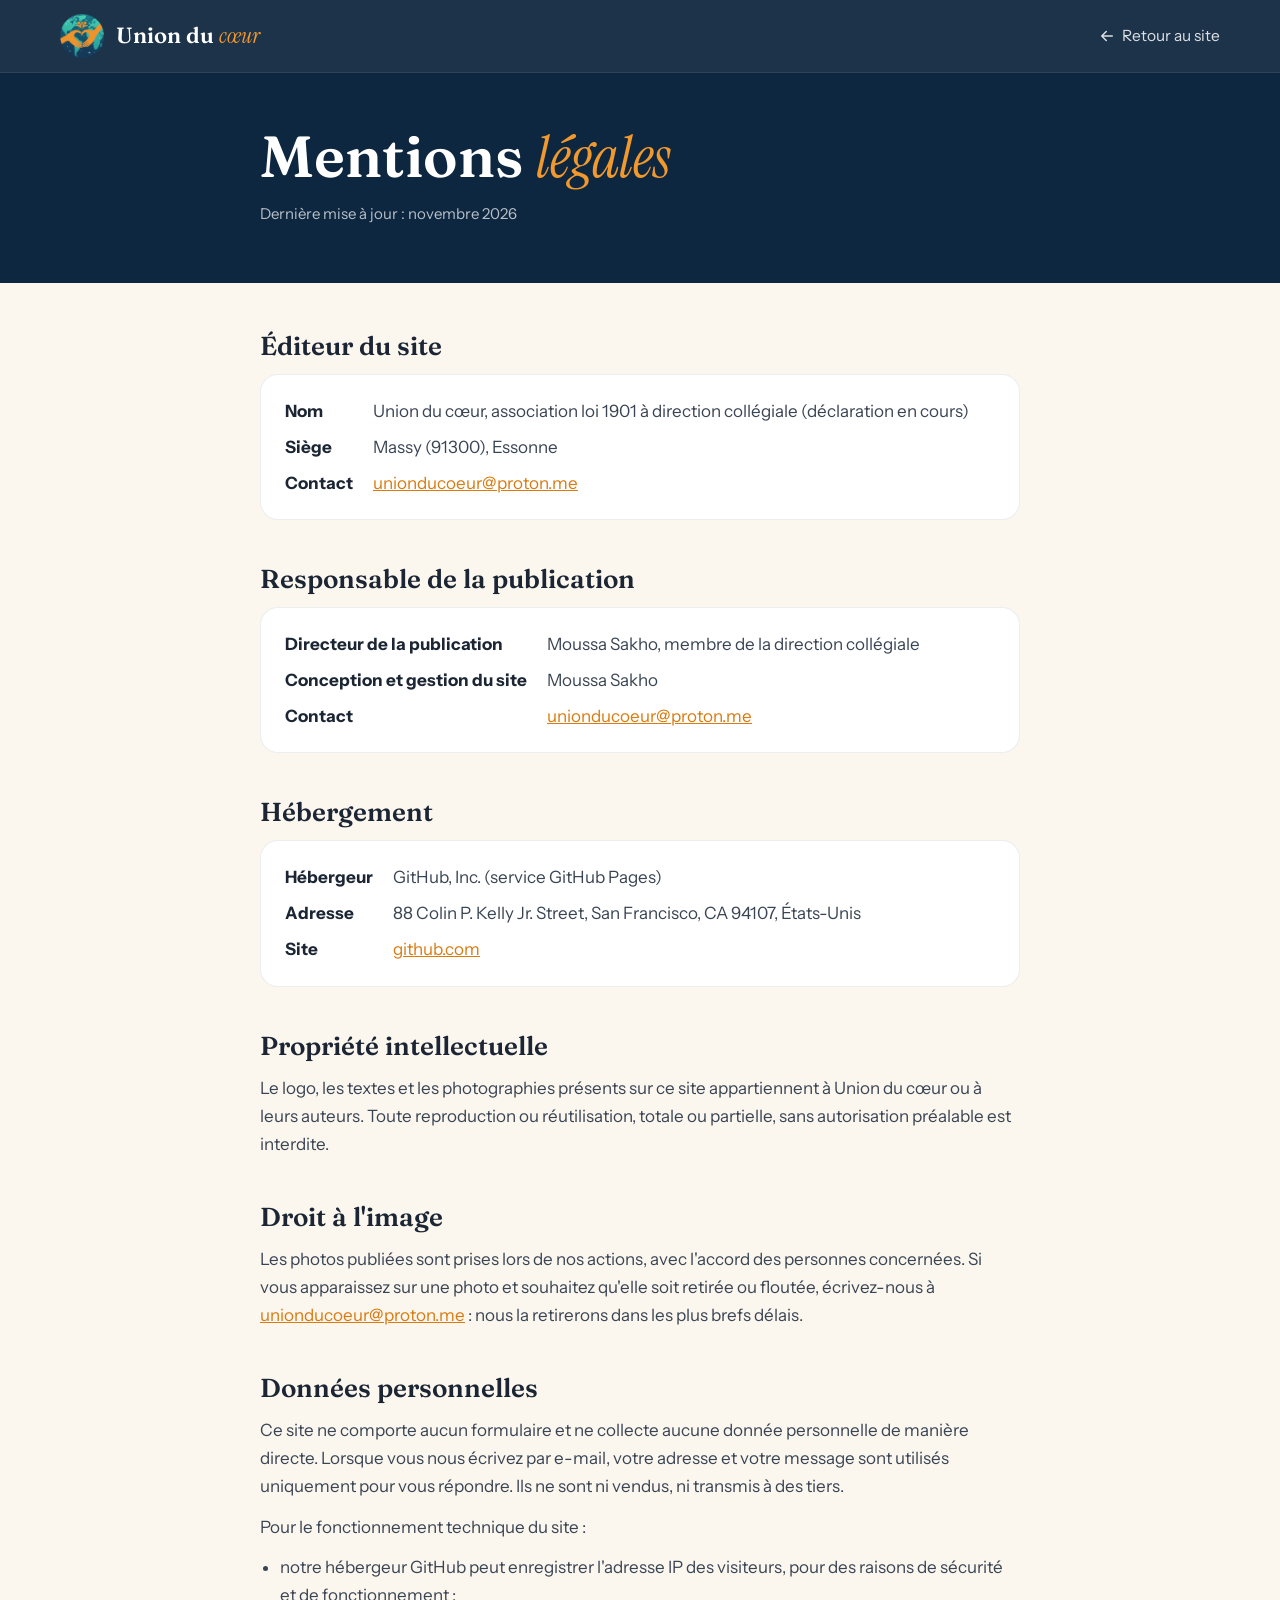
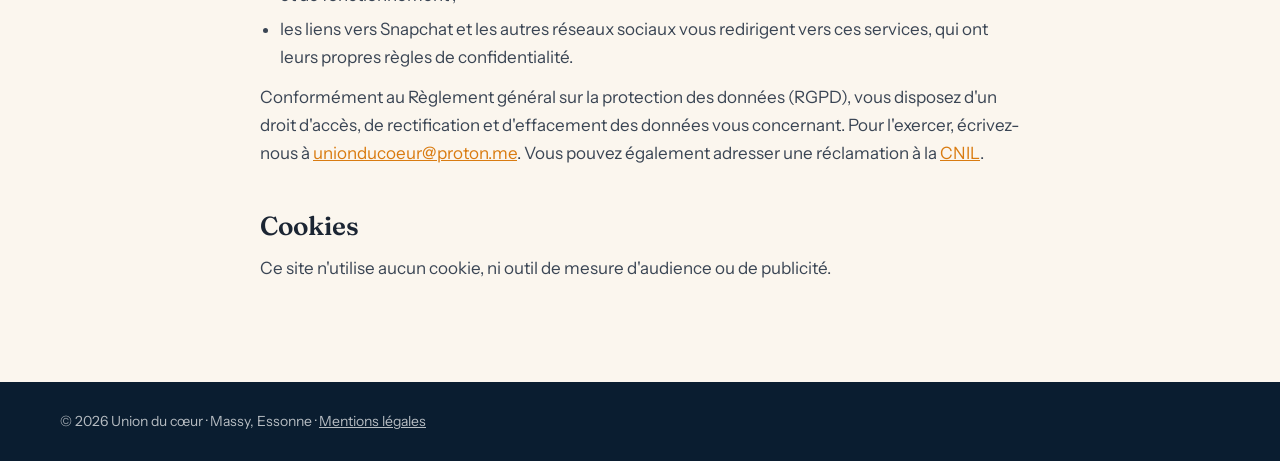
<file: mentions-legales.html>
<!doctype html>
<html lang="fr">
<head>
  <meta charset="utf-8">
  <meta name="viewport" content="width=device-width, initial-scale=1">
  <title>Mentions légales · Union du cœur</title>
  <meta name="description" content="Mentions légales et politique de confidentialité du site d'Union du cœur.">
  <meta name="robots" content="noindex">
  <meta name="theme-color" content="#0e2740">
  <link rel="icon" type="image/png" href="favicon.png">
  <link rel="apple-touch-icon" href="apple-touch-icon.png">
  <link rel="preload" href="fonts/Fraunces-600.woff2" as="font" type="font/woff2" crossorigin>
  <link rel="stylesheet" href="fonts/fonts.css">
  <style>
    :root {
      --nuit: #0e2740; --menthe: #3cc6a8; --orange: #f2992e; --orange-fonce: #d97b10;
      --papier: #fbf6ee; --encre: #1b2533; --gris: #5b6675; --blanc: #fff;
      --serif: "Fraunces", Georgia, serif;
      --sans: "Instrument Sans", system-ui, -apple-system, "Segoe UI", sans-serif;
    }
    *, *::before, *::after { box-sizing: border-box; }
    body { margin: 0; font: 17px/1.65 var(--sans); color: var(--encre); background: var(--papier); -webkit-font-smoothing: antialiased; }
    img { display: block; }
    a { color: var(--orange-fonce); }
    .wrap { width: min(1160px, 100% - 32px); margin-inline: auto; }
    .texte { width: min(760px, 100% - 32px); margin-inline: auto; }

    .entete { position: sticky; top: 0; z-index: 50; background: rgba(14,39,64,.94); backdrop-filter: blur(10px); -webkit-backdrop-filter: blur(10px); color: var(--blanc); border-bottom: 1px solid rgba(255,255,255,.08); }
    .entete .wrap { display: flex; align-items: center; justify-content: space-between; height: 72px; gap: 16px; }
    .marque { display: flex; align-items: center; gap: 12px; text-decoration: none; color: inherit; }
    .marque img { width: 44px; height: 44px; }
    .marque span { font-family: var(--serif); font-size: 22px; font-weight: 600; }
    .marque em { font-style: italic; color: var(--orange); font-weight: 400; }
    .retour { color: rgba(255,255,255,.85); text-decoration: none; font-weight: 500; font-size: 15.5px; display: inline-flex; align-items: center; gap: 6px; }
    .retour:hover { color: var(--blanc); }
    .retour svg { width: 18px; height: 18px; }
    @media (max-width: 520px) { .marque span { display: none; } }

    .tete { background: var(--nuit); color: var(--blanc); padding: 52px 0 56px; }
    .tete h1 { font-family: var(--serif); font-weight: 600; font-size: clamp(38px, 5vw, 58px); line-height: 1.1; margin: 0; }
    .tete h1 em { font-style: italic; font-weight: 400; color: var(--orange); }
    .tete p { color: rgba(255,255,255,.7); margin: 12px 0 0; font-size: 15px; }

    main { padding: 48px 0 88px; }
    h2 { font-family: var(--serif); font-weight: 600; font-size: 26px; line-height: 1.2; margin: 44px 0 12px; }
    h2:first-child { margin-top: 0; }
    p { margin: 0 0 12px; color: #3a4554; }
    ul { margin: 0 0 12px; padding-left: 20px; color: #3a4554; }
    li { margin-bottom: 6px; }
    .fiche { background: var(--blanc); border: 1px solid rgba(14,39,64,.08); border-radius: 18px; padding: 22px 24px; margin: 0 0 12px; }
    .fiche dl { margin: 0; display: grid; grid-template-columns: max-content 1fr; gap: 8px 20px; }
    .fiche dt { font-weight: 600; color: var(--encre); }
    .fiche dd { margin: 0; color: #3a4554; }
    @media (max-width: 560px) { .fiche dl { grid-template-columns: 1fr; gap: 2px; } .fiche dd { margin-bottom: 10px; } }

    .pied { background: #0a1d30; color: rgba(255,255,255,.7); padding: 28px 0; font-size: 14px; }
    .pied a { color: inherit; }
  </style>
</head>
<body>
  <header class="entete">
    <div class="wrap">
      <a class="marque" href="index.html">
        <img src="logo.png" alt="" width="44" height="44">
        <span>Union du <em>cœur</em></span>
      </a>
      <a class="retour" href="index.html">
        <svg viewBox="0 0 24 24" fill="none" stroke="currentColor" stroke-width="2" stroke-linecap="round" stroke-linejoin="round"><path d="M19 12H5M11 6l-6 6 6 6"/></svg>
        Retour au site
      </a>
    </div>
  </header>

  <section class="tete">
    <div class="texte">
      <h1>Mentions <em>légales</em></h1>
      <p>Dernière mise à jour : novembre 2026</p>
    </div>
  </section>

  <main class="texte">

    <h2>Éditeur du site</h2>
    <div class="fiche">
      <dl>
        <dt>Nom</dt>
        <dd>Union du cœur, association loi 1901 à direction collégiale (déclaration en cours)</dd>
        <dt>Siège</dt>
        <dd>Massy (91300), Essonne</dd>
        <dt>Contact</dt>
        <dd><a href="mailto:unionducoeur@proton.me">unionducoeur@proton.me</a></dd>
        <!-- Une fois l'association déclarée, ajouter ici :
        <dt>N° RNA</dt>
        <dd>W000000000</dd>
        -->
      </dl>
    </div>

    <h2>Responsable de la publication</h2>
    <div class="fiche">
      <dl>
        <dt>Directeur de la publication</dt>
        <dd>Moussa Sakho, membre de la direction collégiale</dd>
        <dt>Conception et gestion du site</dt>
        <dd>Moussa Sakho</dd>
        <dt>Contact</dt>
        <dd><a href="mailto:unionducoeur@proton.me">unionducoeur@proton.me</a></dd>
      </dl>
    </div>

    <h2>Hébergement</h2>
    <div class="fiche">
      <dl>
        <dt>Hébergeur</dt>
        <dd>GitHub, Inc. (service GitHub Pages)</dd>
        <dt>Adresse</dt>
        <dd>88 Colin P. Kelly Jr. Street, San Francisco, CA 94107, États-Unis</dd>
        <dt>Site</dt>
        <dd><a href="https://github.com" rel="noopener">github.com</a></dd>
      </dl>
    </div>

    <h2>Propriété intellectuelle</h2>
    <p>
      Le logo, les textes et les photographies présents sur ce site appartiennent à Union du cœur ou à leurs auteurs.
      Toute reproduction ou réutilisation, totale ou partielle, sans autorisation préalable est interdite.
    </p>

    <h2>Droit à l'image</h2>
    <p>
      Les photos publiées sont prises lors de nos actions, avec l'accord des personnes concernées.
      Si vous apparaissez sur une photo et souhaitez qu'elle soit retirée ou floutée, écrivez-nous à
      <a href="mailto:unionducoeur@proton.me">unionducoeur@proton.me</a> : nous la retirerons dans les plus brefs délais.
    </p>

    <h2>Données personnelles</h2>
    <p>
      Ce site ne comporte aucun formulaire et ne collecte aucune donnée personnelle de manière directe.
      Lorsque vous nous écrivez par e-mail, votre adresse et votre message sont utilisés uniquement pour vous répondre.
      Ils ne sont ni vendus, ni transmis à des tiers.
    </p>
    <p>Pour le fonctionnement technique du site :</p>
    <ul>
      <li>notre hébergeur GitHub peut enregistrer l'adresse IP des visiteurs, pour des raisons de sécurité et de fonctionnement ;</li>
      <li>les liens vers Snapchat et les autres réseaux sociaux vous redirigent vers ces services, qui ont leurs propres règles de confidentialité.</li>
    </ul>
    <p>
      Conformément au Règlement général sur la protection des données (RGPD), vous disposez d'un droit d'accès,
      de rectification et d'effacement des données vous concernant. Pour l'exercer, écrivez-nous à
      <a href="mailto:unionducoeur@proton.me">unionducoeur@proton.me</a>. Vous pouvez également adresser une réclamation à la
      <a href="https://www.cnil.fr" rel="noopener">CNIL</a>.
    </p>

    <h2>Cookies</h2>
    <p>Ce site n'utilise aucun cookie, ni outil de mesure d'audience ou de publicité.</p>

  </main>

  <footer class="pied">
    <div class="wrap">© <span id="annee">2026</span> Union du cœur · Massy, Essonne · <a href="mentions-legales.html">Mentions légales</a></div>
  </footer>
  <script>document.getElementById('annee').textContent = new Date().getFullYear();</script>
</body>
</html>
</file>
<file: fonts/fonts.css>
/* Polices hébergées directement sur le site (aucune connexion à Google).
   Licence : SIL Open Font License 1.1 (voir les fichiers OFL). */
@font-face {
  font-family: "Fraunces";
  src: url("Fraunces-600.woff2") format("woff2");
  font-weight: 400 700;
  font-style: normal;
  font-display: swap;
}
@font-face {
  /* Les mots en italique orange utilisent Instrument Serif Italic */
  font-family: "Fraunces";
  src: url("InstrumentSerif-Italic.woff") format("woff");
  font-weight: 400 700;
  font-style: italic;
  font-display: swap;
}
@font-face {
  font-family: "Instrument Sans";
  src: url("InstrumentSans-Regular.woff") format("woff");
  font-weight: 400 500;
  font-style: normal;
  font-display: swap;
}
@font-face {
  font-family: "Instrument Sans";
  src: url("InstrumentSans-Bold.woff") format("woff");
  font-weight: 600 800;
  font-style: normal;
  font-display: swap;
}
</file>
